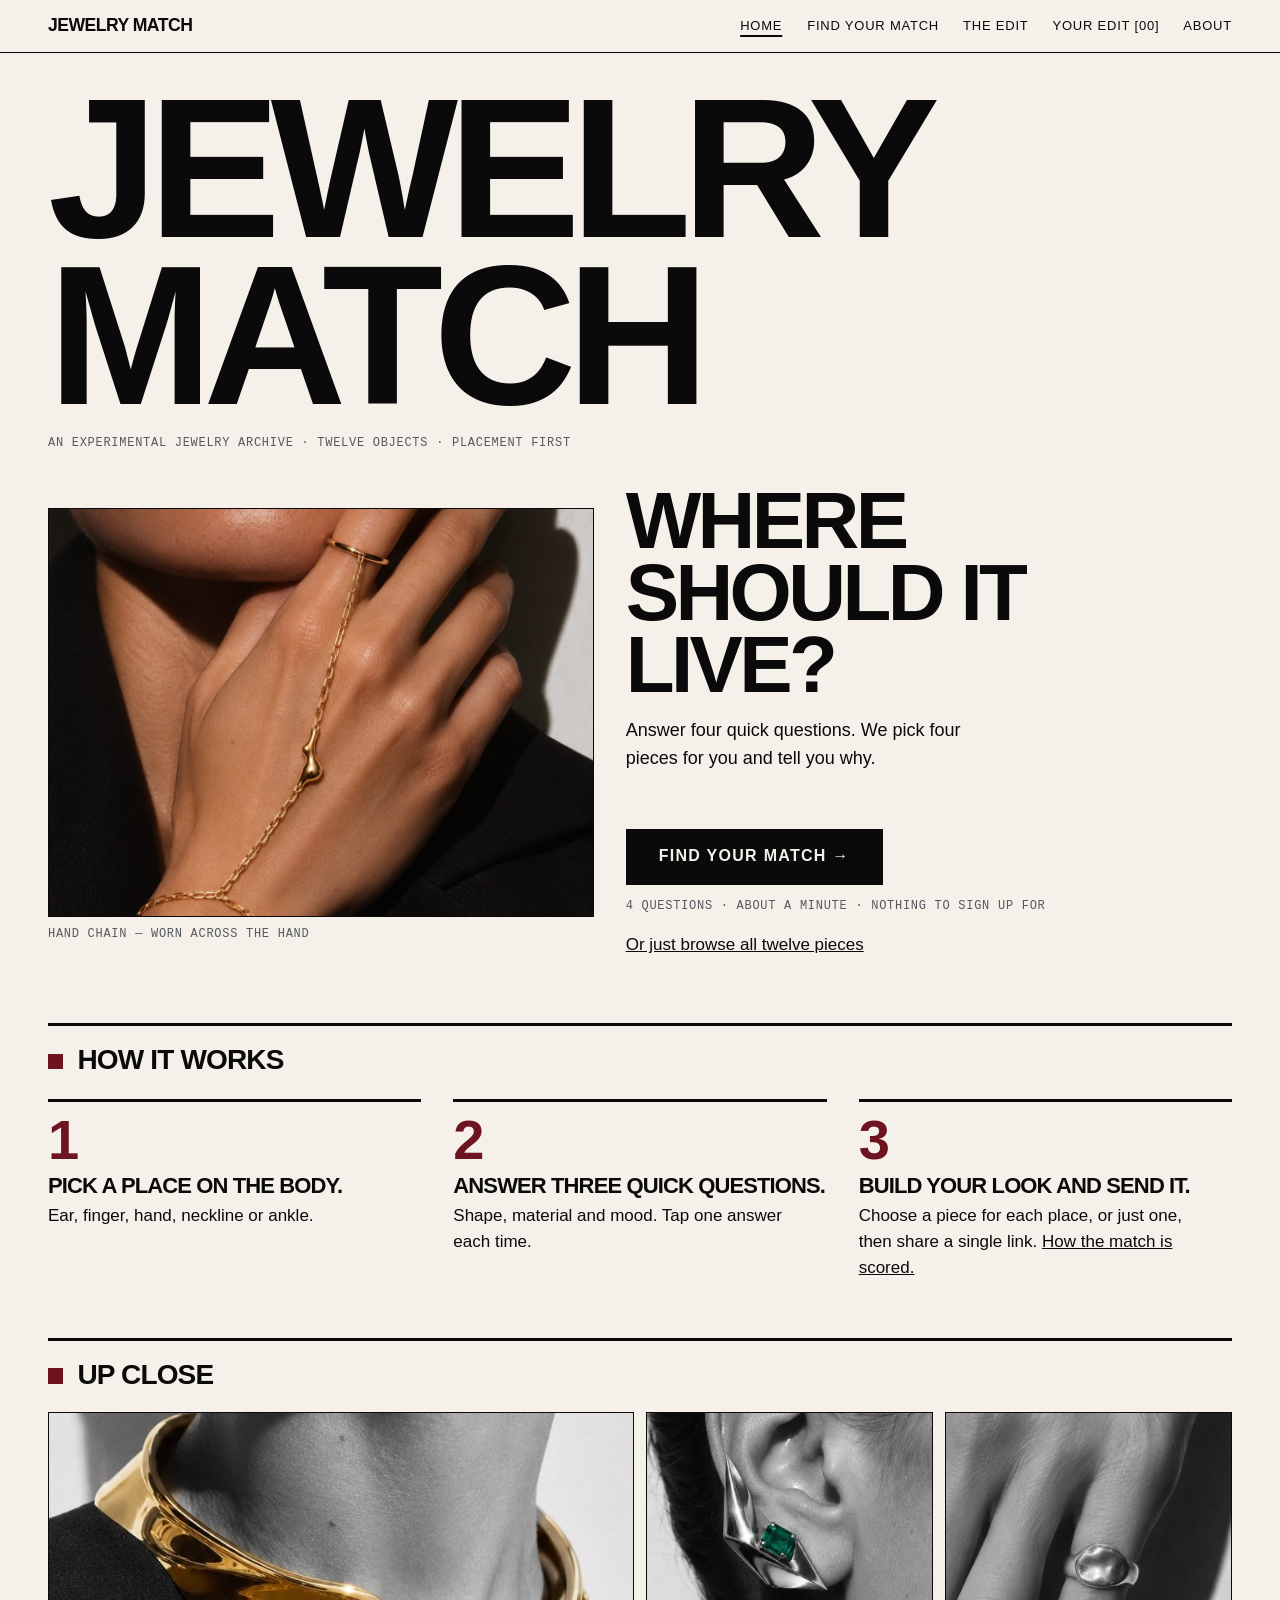
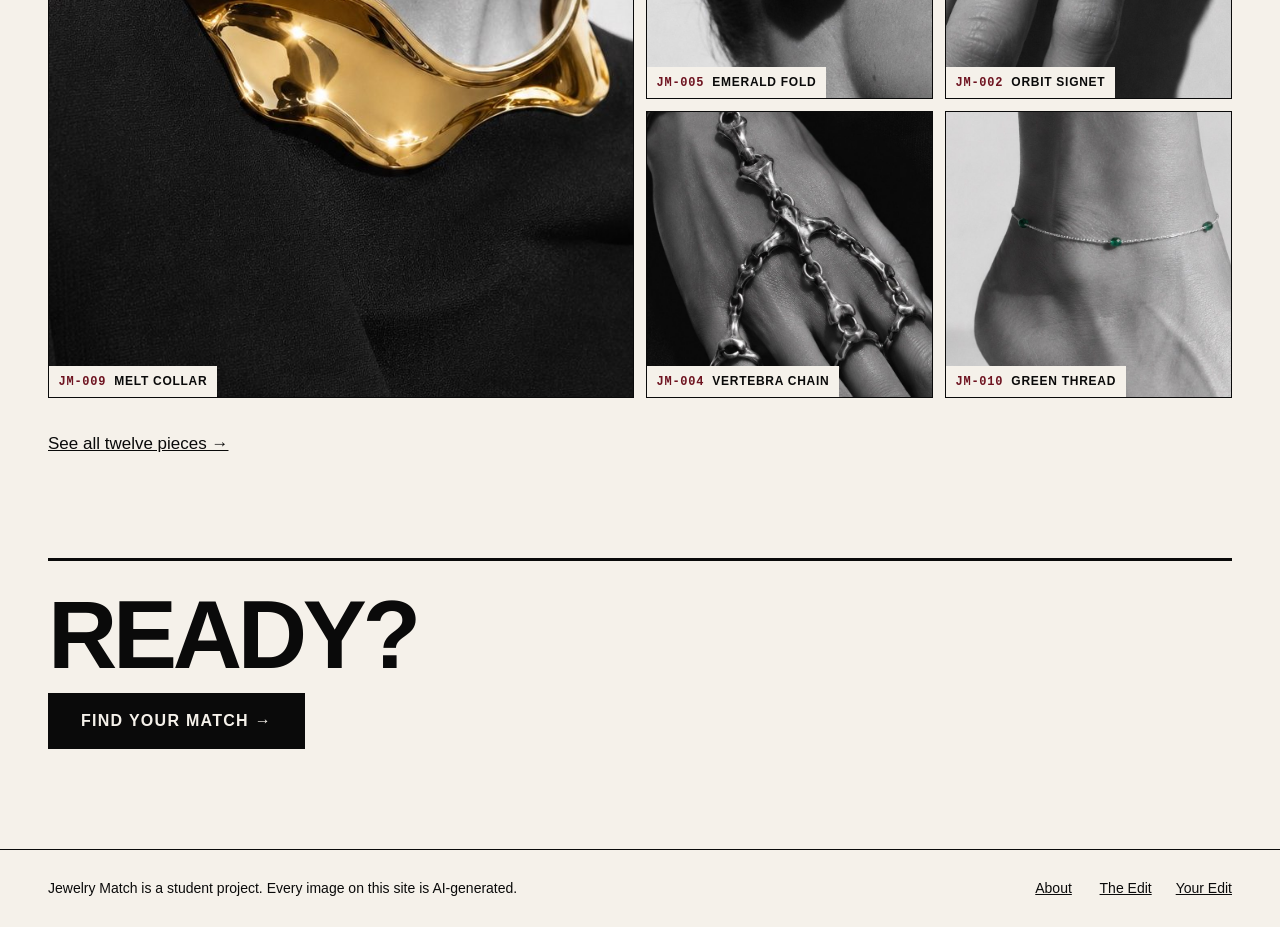
<file: index.html>
<!doctype html>
<!-- ==========================================================
     index.html  -  the Home page.
     Everything here is plain HTML, so it works without JavaScript.
     The page has one job: send people to the quiz. js/motion.js only
     adds a small slide-in as sections scroll into view.
     ========================================================== -->
<html lang="en">
<head>
  <meta charset="utf-8">
  <meta name="viewport" content="width=device-width, initial-scale=1">
  <title>Jewelry Match</title>
  <meta name="description" content="An experimental jewelry archive for finding pieces by where and how you want to wear them.">
  <script>document.documentElement.classList.add('js');</script>
  <link rel="stylesheet" href="css/tokens.css">
  <link rel="stylesheet" href="css/base.css">
  <link rel="stylesheet" href="css/components.css">
  <link rel="stylesheet" href="css/pages.css">
</head>
<body>
  <a class="skip-link" href="#main">Skip to main content</a>

  <header class="site-header">
    <div class="site-header__inner">
      <a class="brand" href="index.html">Jewelry Match</a>
      <button class="nav-toggle" type="button" aria-expanded="false" aria-controls="site-nav">Menu</button>
      <nav class="site-nav" id="site-nav" aria-label="Main">
        <ul>
          <li><a href="index.html" aria-current="page">Home</a></li>
          <li><a href="match.html">Find your match</a></li>
          <li><a href="archive.html">The Edit</a></li>
          <li><a href="saved.html">Your Edit [<span data-fav-count>00</span>]</a></li>
          <li><a href="about.html">About</a></li>
        </ul>
      </nav>
    </div>
  </header>

  <main id="main" class="page home">
    <h1 class="masthead"><span>Jewelry</span> <span>Match</span></h1>
    <p class="meta masthead__meta">An experimental jewelry archive &middot; twelve objects &middot; placement first</p>

    <section class="hero" aria-labelledby="hero-heading">
      <figure class="hero__figure">
        <img src="assets/images/lip-chain.jpg" width="1122" height="1402" fetchpriority="high"
             alt="Close crop of glossy red lips and a hand resting at the chin, wearing a fine gold chain that links a ring to a bracelet at the wrist, against a black jacket">
        <figcaption class="meta">Hand chain &mdash; worn across the hand</figcaption>
      </figure>

      <div class="hero__body">
        <div class="hero__top">
          <h2 class="hero__title" id="hero-heading">Where should it live?</h2>
          <p class="hero__lead">Answer four quick questions. We pick four pieces for you and tell you why.</p>
        </div>
        <div class="hero__bottom">
          <div class="hero__actions">
            <a class="btn btn--big" href="match.html">Find your match &rarr;</a>
          </div>
          <p class="meta hero__note">4 questions &middot; about a minute &middot; nothing to sign up for</p>
          <p class="hero__alt"><a href="archive.html">Or just browse all twelve pieces</a></p>
        </div>
      </div>
    </section>

    <section class="home-section" aria-labelledby="how-heading" data-reveal>
      <h2 class="section-title" id="how-heading">How it works</h2>
      <ol class="steps">
        <li class="steps__item">
          <h3 class="steps__title">Pick a place on the body.</h3>
          <p>Ear, finger, hand, neckline or ankle.</p>
        </li>
        <li class="steps__item">
          <h3 class="steps__title">Answer three quick questions.</h3>
          <p>Shape, material and mood. Tap one answer each time.</p>
        </li>
        <li class="steps__item">
          <h3 class="steps__title">Build your look and send it.</h3>
          <p>Choose a piece for each place, or just one, then share a single link. <a href="about.html#scoring">How the match is scored.</a></p>
        </li>
      </ol>
    </section>

    <section class="home-section" aria-labelledby="mosaic-heading" data-reveal>
      <h2 class="section-title" id="mosaic-heading">Up close</h2>
      <ul class="mosaic">
        <li class="mosaic__tile mosaic__tile--lead">
          <a href="object.html?id=melt-collar">
            <img src="assets/images/melt-collar.jpg" alt="" width="1122" height="1402" loading="lazy" style="--fx:57%;--fy:28%">
            <span class="mosaic__tag"><span class="mosaic__no">JM-009</span> Melt Collar</span>
          </a>
        </li>
        <li class="mosaic__tile">
          <a href="object.html?id=emerald-fold">
            <img src="assets/images/emerald-fold.jpg" alt="" width="1122" height="1402" loading="lazy" style="--fx:45%;--fy:45%">
            <span class="mosaic__tag"><span class="mosaic__no">JM-005</span> Emerald Fold</span>
          </a>
        </li>
        <li class="mosaic__tile">
          <a href="object.html?id=orbit-signet">
            <img src="assets/images/orbit-signet.jpg" alt="" width="1122" height="1402" loading="lazy" style="--fx:67%;--fy:53%">
            <span class="mosaic__tag"><span class="mosaic__no">JM-002</span> Orbit Signet</span>
          </a>
        </li>
        <li class="mosaic__tile">
          <a href="object.html?id=vertebra-chain">
            <img src="assets/images/vertebra-chain.jpg" alt="" width="1122" height="1402" loading="lazy" style="--fx:50%;--fy:45%">
            <span class="mosaic__tag"><span class="mosaic__no">JM-004</span> Vertebra Chain</span>
          </a>
        </li>
        <li class="mosaic__tile">
          <a href="object.html?id=green-thread">
            <img src="assets/images/green-thread.jpg" alt="" width="1122" height="1402" loading="lazy" style="--fx:50%;--fy:38%">
            <span class="mosaic__tag"><span class="mosaic__no">JM-010</span> Green Thread</span>
          </a>
        </li>
      </ul>
      <p class="home-more"><a href="archive.html">See all twelve pieces &rarr;</a></p>
    </section>

    <section class="home-end" aria-labelledby="end-heading" data-reveal>
      <h2 class="home-end__title" id="end-heading">Ready?</h2>
      <a class="btn btn--big" href="match.html">Find your match &rarr;</a>
    </section>
  </main>

  <footer class="site-footer">
    <div class="site-footer__inner">
      <p>Jewelry Match is a student project. Every image on this site is AI-generated.</p>
      <ul>
        <li><a href="about.html">About</a></li>
        <li><a href="archive.html">The Edit</a></li>
        <li><a href="saved.html">Your Edit</a></li>
      </ul>
    </div>
  </footer>

  <div id="live" class="vh" role="status" aria-live="polite"></div>

  <script src="js/data.js"></script>
  <script src="js/match.js"></script>
  <script src="js/storage.js"></script>
  <script src="js/ui.js"></script>
  <script src="js/motion.js"></script>
</body>
</html>
</file>
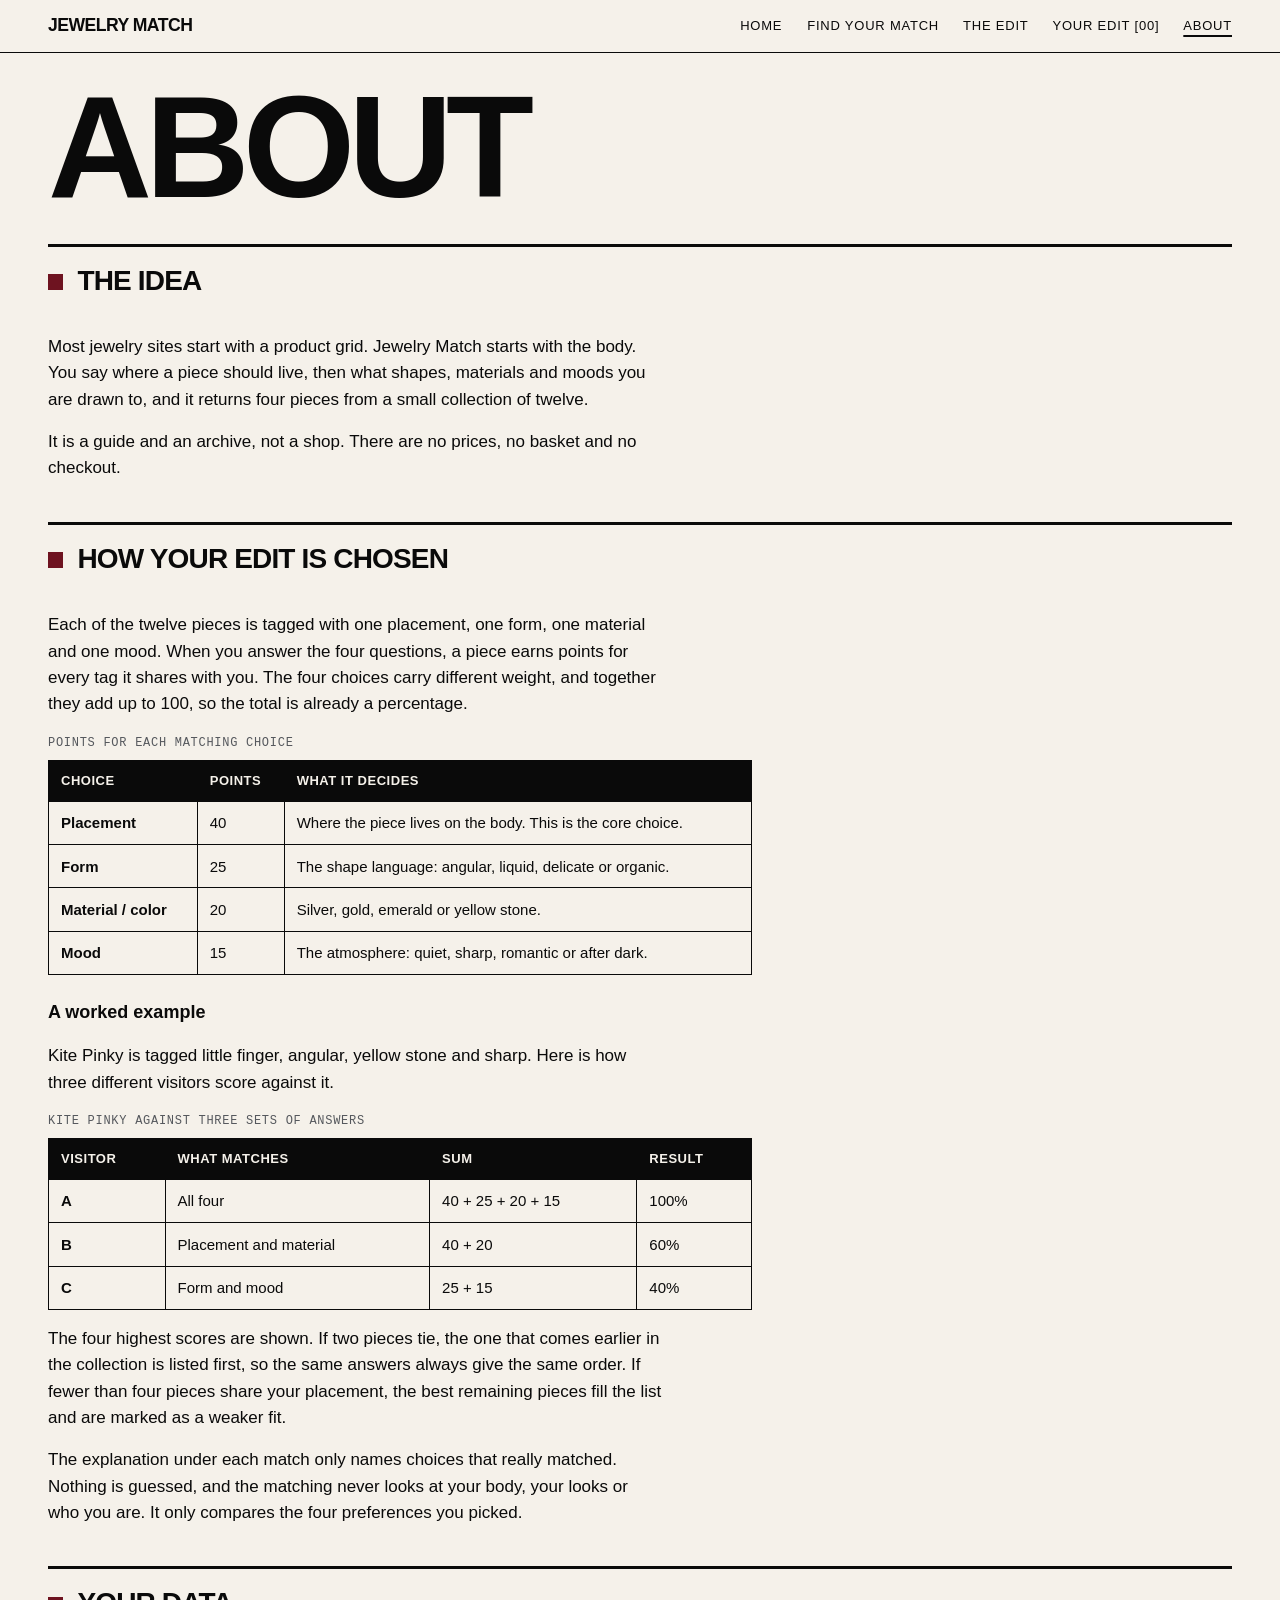
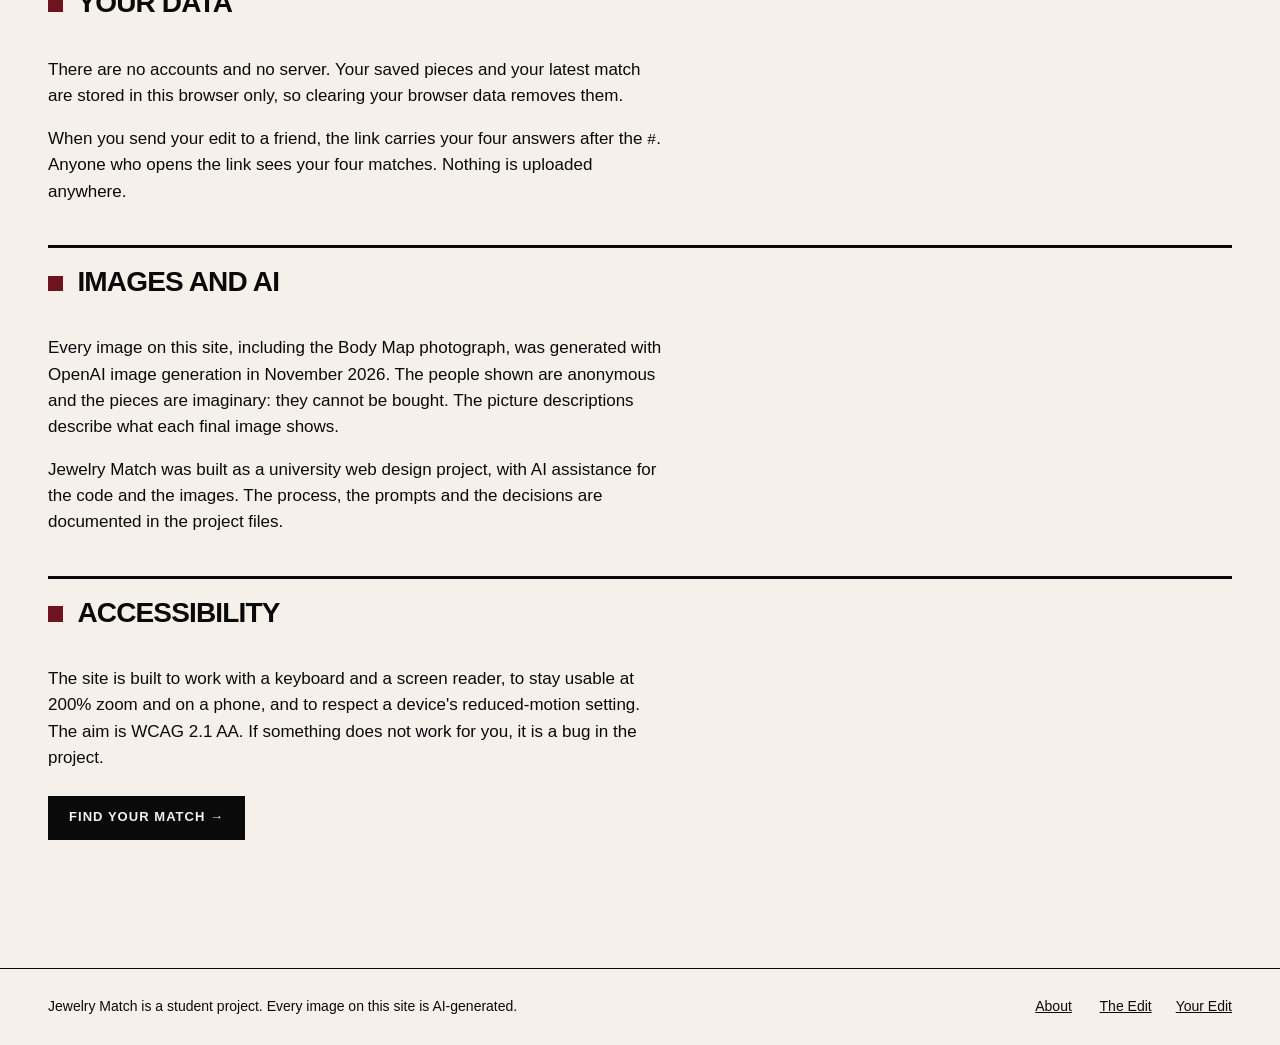
<file: about.html>
<!doctype html>
<!-- ==========================================================
     about.html  -  the concept, how the scoring works, where the
     data lives, and how the images were made. All plain HTML:
     nothing on this page depends on JavaScript.
     ========================================================== -->
<html lang="en">
<head>
  <meta charset="utf-8">
  <meta name="viewport" content="width=device-width, initial-scale=1">
  <title>About — Jewelry Match</title>
  <meta name="description" content="The idea behind Jewelry Match, how the matching works, and how the images were made.">
  <script>document.documentElement.classList.add('js');</script>
  <link rel="stylesheet" href="css/tokens.css">
  <link rel="stylesheet" href="css/base.css">
  <link rel="stylesheet" href="css/components.css">
  <link rel="stylesheet" href="css/pages.css">
</head>
<body>
  <a class="skip-link" href="#main">Skip to main content</a>

  <header class="site-header">
    <div class="site-header__inner">
      <a class="brand" href="index.html">Jewelry Match</a>
      <button class="nav-toggle" type="button" aria-expanded="false" aria-controls="site-nav">Menu</button>
      <nav class="site-nav" id="site-nav" aria-label="Main">
        <ul>
          <li><a href="index.html">Home</a></li>
          <li><a href="match.html">Find your match</a></li>
          <li><a href="archive.html">The Edit</a></li>
          <li><a href="saved.html">Your Edit [<span data-fav-count>00</span>]</a></li>
          <li><a href="about.html" aria-current="page">About</a></li>
        </ul>
      </nav>
    </div>
  </header>

  <main id="main" class="page simple-page">
    <h1 class="step-title">About</h1>

    <div class="prose">
      <section aria-labelledby="idea-heading">
        <h2 class="section-title" id="idea-heading">The idea</h2>
        <p>Most jewelry sites start with a product grid. Jewelry Match starts with the body. You say where a piece should live, then what shapes, materials and moods you are drawn to, and it returns four pieces from a small collection of twelve.</p>
        <p>It is a guide and an archive, not a shop. There are no prices, no basket and no checkout.</p>
      </section>

      <section aria-labelledby="scoring">
        <h2 class="section-title" id="scoring">How your edit is chosen</h2>
        <p>Each of the twelve pieces is tagged with one placement, one form, one material and one mood. When you answer the four questions, a piece earns points for every tag it shares with you. The four choices carry different weight, and together they add up to 100, so the total is already a percentage.</p>

        <div class="table-wrap">
          <table class="score-table">
            <caption>Points for each matching choice</caption>
            <thead>
              <tr><th scope="col">Choice</th><th scope="col">Points</th><th scope="col">What it decides</th></tr>
            </thead>
            <tbody>
              <tr><th scope="row">Placement</th><td>40</td><td>Where the piece lives on the body. This is the core choice.</td></tr>
              <tr><th scope="row">Form</th><td>25</td><td>The shape language: angular, liquid, delicate or organic.</td></tr>
              <tr><th scope="row">Material / color</th><td>20</td><td>Silver, gold, emerald or yellow stone.</td></tr>
              <tr><th scope="row">Mood</th><td>15</td><td>The atmosphere: quiet, sharp, romantic or after dark.</td></tr>
            </tbody>
          </table>
        </div>

        <h3 class="prose__sub">A worked example</h3>
        <p>Kite Pinky is tagged little finger, angular, yellow stone and sharp. Here is how three different visitors score against it.</p>

        <div class="table-wrap">
          <table class="score-table">
            <caption>Kite Pinky against three sets of answers</caption>
            <thead>
              <tr><th scope="col">Visitor</th><th scope="col">What matches</th><th scope="col">Sum</th><th scope="col">Result</th></tr>
            </thead>
            <tbody>
              <tr><th scope="row">A</th><td>All four</td><td>40 + 25 + 20 + 15</td><td>100%</td></tr>
              <tr><th scope="row">B</th><td>Placement and material</td><td>40 + 20</td><td>60%</td></tr>
              <tr><th scope="row">C</th><td>Form and mood</td><td>25 + 15</td><td>40%</td></tr>
            </tbody>
          </table>
        </div>

        <p>The four highest scores are shown. If two pieces tie, the one that comes earlier in the collection is listed first, so the same answers always give the same order. If fewer than four pieces share your placement, the best remaining pieces fill the list and are marked as a weaker fit.</p>
        <p>The explanation under each match only names choices that really matched. Nothing is guessed, and the matching never looks at your body, your looks or who you are. It only compares the four preferences you picked.</p>
      </section>

      <section aria-labelledby="data-heading">
        <h2 class="section-title" id="data-heading">Your data</h2>
        <p>There are no accounts and no server. Your saved pieces and your latest match are stored in this browser only, so clearing your browser data removes them.</p>
        <p>When you send your edit to a friend, the link carries your four answers after the <code>#</code>. Anyone who opens the link sees your four matches. Nothing is uploaded anywhere.</p>
      </section>

      <section aria-labelledby="images-heading">
        <h2 class="section-title" id="images-heading">Images and AI</h2>
        <p>Every image on this site, including the Body Map photograph, was generated with OpenAI image generation in November 2026. The people shown are anonymous and the pieces are imaginary: they cannot be bought. The picture descriptions describe what each final image shows.</p>
        <p>Jewelry Match was built as a university web design project, with AI assistance for the code and the images. The process, the prompts and the decisions are documented in the project files.</p>
      </section>

      <section aria-labelledby="access-heading">
        <h2 class="section-title" id="access-heading">Accessibility</h2>
        <p>The site is built to work with a keyboard and a screen reader, to stay usable at 200% zoom and on a phone, and to respect a device's reduced-motion setting. The aim is WCAG 2.1 AA. If something does not work for you, it is a bug in the project.</p>
      </section>
    </div>

    <p class="home-more"><a class="btn" href="match.html">Find your match &rarr;</a></p>
  </main>

  <footer class="site-footer">
    <div class="site-footer__inner">
      <p>Jewelry Match is a student project. Every image on this site is AI-generated.</p>
      <ul>
        <li><a href="about.html">About</a></li>
        <li><a href="archive.html">The Edit</a></li>
        <li><a href="saved.html">Your Edit</a></li>
      </ul>
    </div>
  </footer>

  <div id="live" class="vh" role="status" aria-live="polite"></div>

  <script src="js/data.js"></script>
  <script src="js/match.js"></script>
  <script src="js/storage.js"></script>
  <script src="js/ui.js"></script>
</body>
</html>
</file>
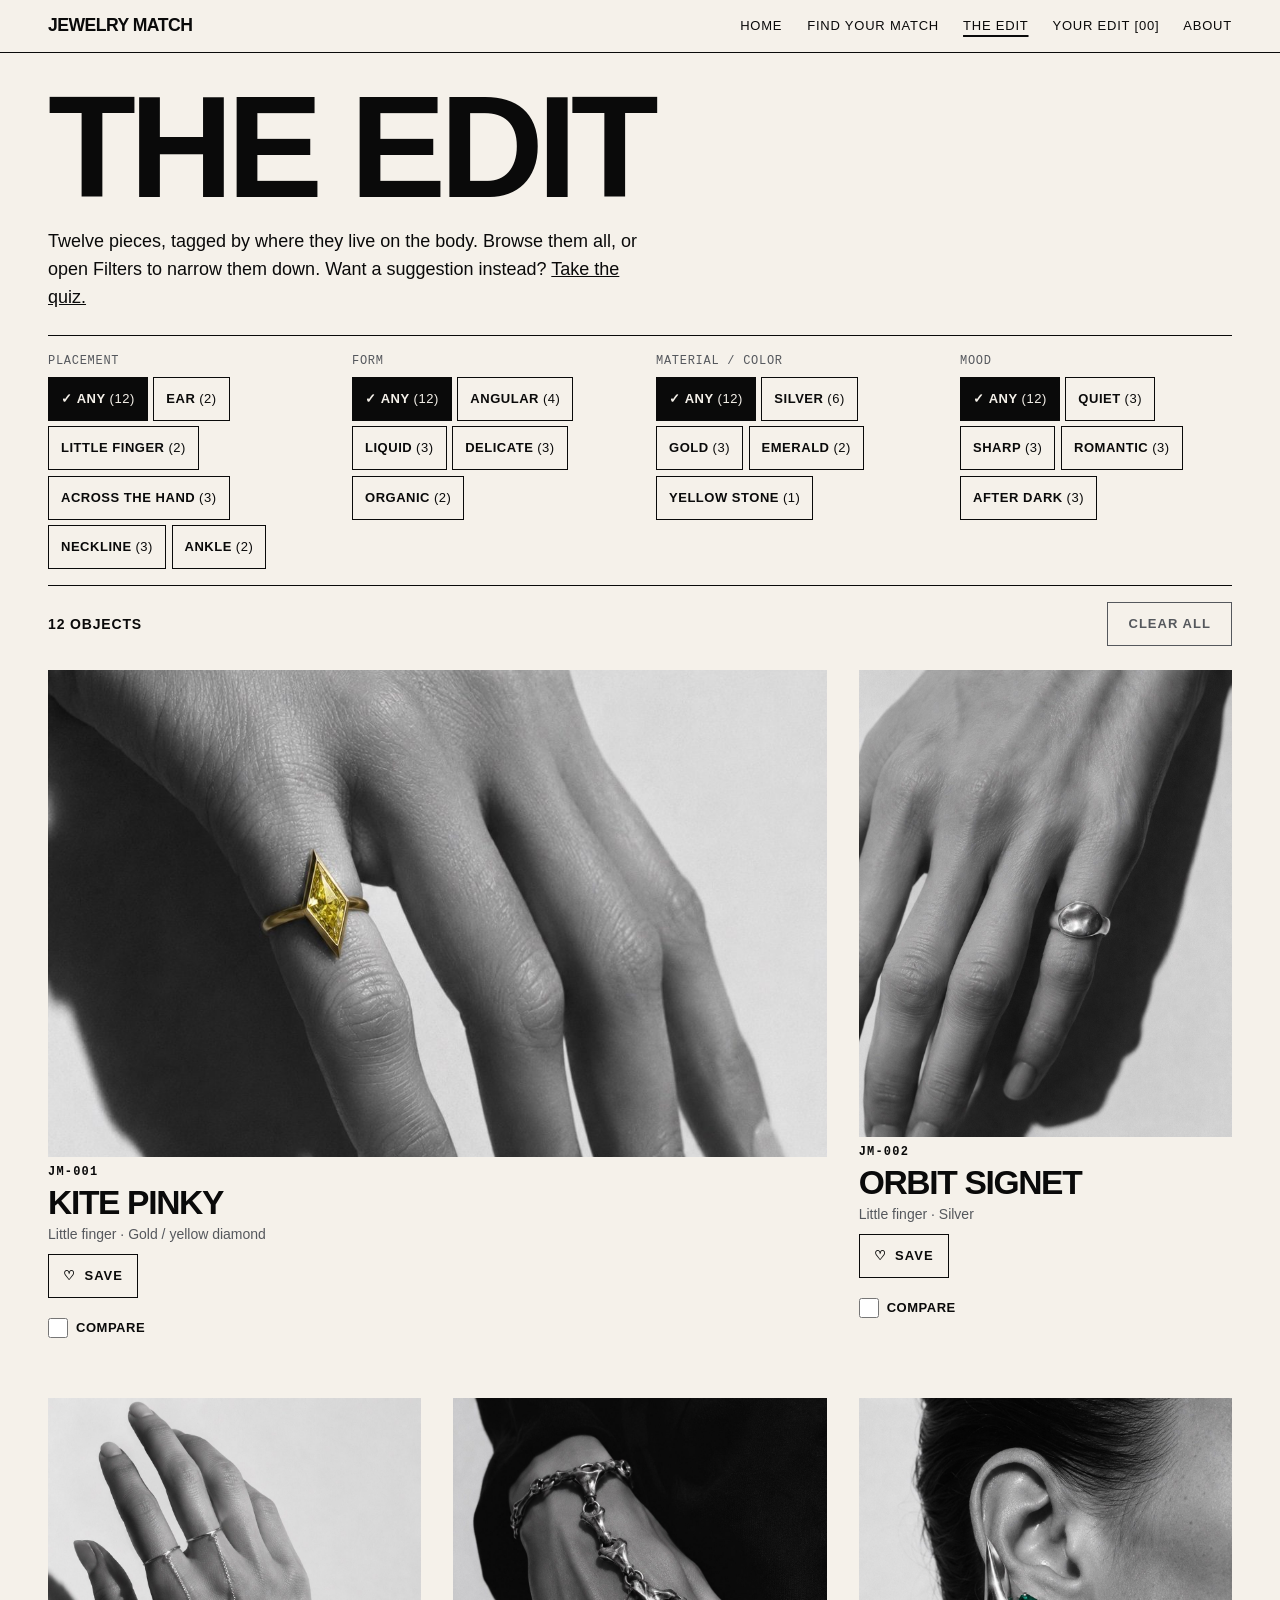
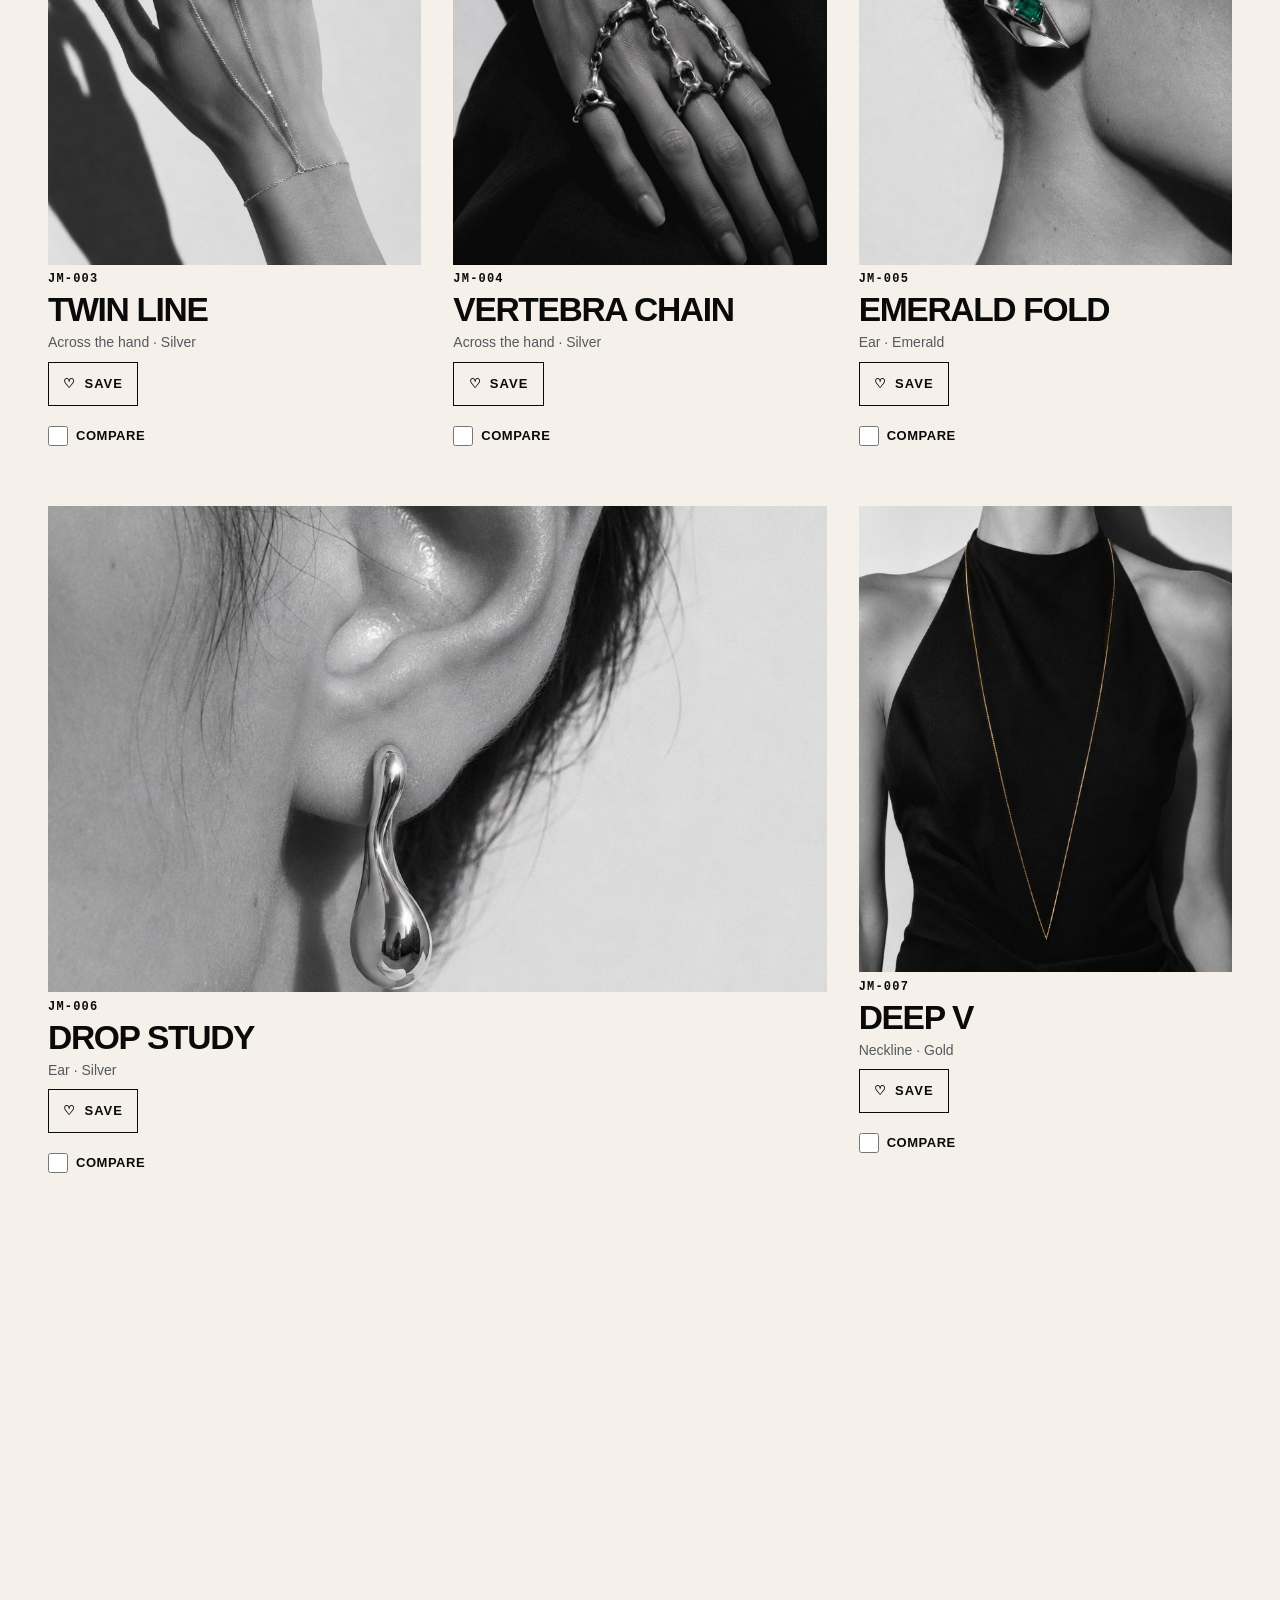
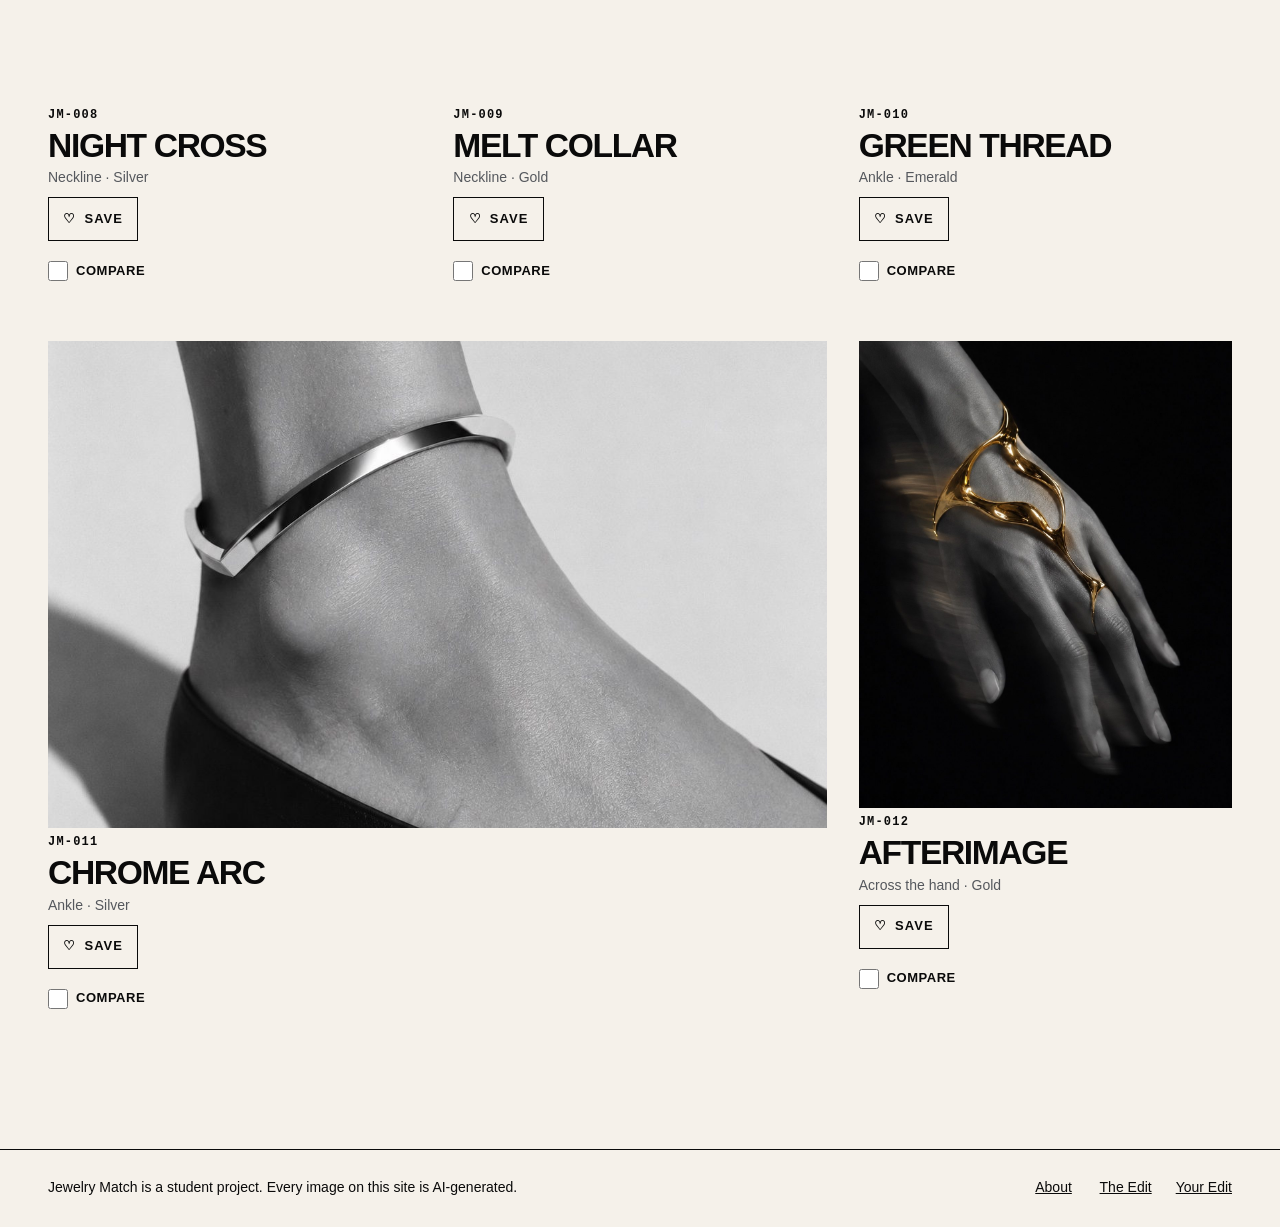
<file: archive.html>
<!doctype html>
<!-- ==========================================================
     archive.html  -  "The Edit": all 12 objects with filters.
     The filter chips and the cards are built by js/archive.js
     from the shared data in js/data.js.
     ========================================================== -->
<html lang="en">
<head>
  <meta charset="utf-8">
  <meta name="viewport" content="width=device-width, initial-scale=1">
  <title>The Edit — Jewelry Match</title>
  <meta name="description" content="Browse all twelve pieces and filter by placement, form, material and mood.">
  <script>document.documentElement.classList.add('js');</script>
  <link rel="stylesheet" href="css/tokens.css">
  <link rel="stylesheet" href="css/base.css">
  <link rel="stylesheet" href="css/components.css">
  <link rel="stylesheet" href="css/pages.css">
</head>
<body>
  <a class="skip-link" href="#main">Skip to main content</a>

  <header class="site-header">
    <div class="site-header__inner">
      <a class="brand" href="index.html">Jewelry Match</a>
      <button class="nav-toggle" type="button" aria-expanded="false" aria-controls="site-nav">Menu</button>
      <nav class="site-nav" id="site-nav" aria-label="Main">
        <ul>
          <li><a href="index.html">Home</a></li>
          <li><a href="match.html">Find your match</a></li>
          <li><a href="archive.html" aria-current="page">The Edit</a></li>
          <li><a href="saved.html">Your Edit [<span data-fav-count>00</span>]</a></li>
          <li><a href="about.html">About</a></li>
        </ul>
      </nav>
    </div>
  </header>

  <main id="main" class="page simple-page">
    <h1 class="step-title">The Edit</h1>
    <p class="page-intro">Twelve pieces, tagged by where they live on the body. Browse them all, or open Filters to narrow them down. Want a suggestion instead? <a href="match.html">Take the quiz.</a></p>

    <details class="filters-panel" id="filters-panel">
      <summary class="filters-panel__summary">Filters <span id="filters-state" class="filters-panel__state">none chosen</span></summary>
      <form class="filters" id="filters" aria-label="Filter the collection" onsubmit="return false">
        <!-- The four filter groups are built by js/archive.js -->
      </form>
    </details>

    <div class="toolbar">
      <p class="count" id="count" role="status"></p>
      <button class="btn btn--ghost" type="button" id="clear-all" aria-disabled="true">Clear all</button>
    </div>

    <!-- Compare mode (built by js/archive.js): a panel with the table, and a bar at the bottom -->
    <section class="compare" id="compare-panel" aria-labelledby="compare-heading" hidden></section>

    <div id="empty"></div>
    <div class="object-grid" id="object-grid">
      <noscript><p class="notice">The filters need JavaScript. Try the <a href="match.html">match quiz</a> instead.</p></noscript>
    </div>
  </main>

  <div class="compare-bar" id="compare-bar" role="region" aria-label="Pieces to compare" hidden></div>

  <footer class="site-footer">
    <div class="site-footer__inner">
      <p>Jewelry Match is a student project. Every image on this site is AI-generated.</p>
      <ul>
        <li><a href="about.html">About</a></li>
        <li><a href="archive.html">The Edit</a></li>
        <li><a href="saved.html">Your Edit</a></li>
      </ul>
    </div>
  </footer>

  <div id="live" class="vh" role="status" aria-live="polite"></div>

  <script src="js/data.js"></script>
  <script src="js/match.js"></script>
  <script src="js/storage.js"></script>
  <script src="js/ui.js"></script>
  <script src="js/archive.js"></script>
</body>
</html>
</file>
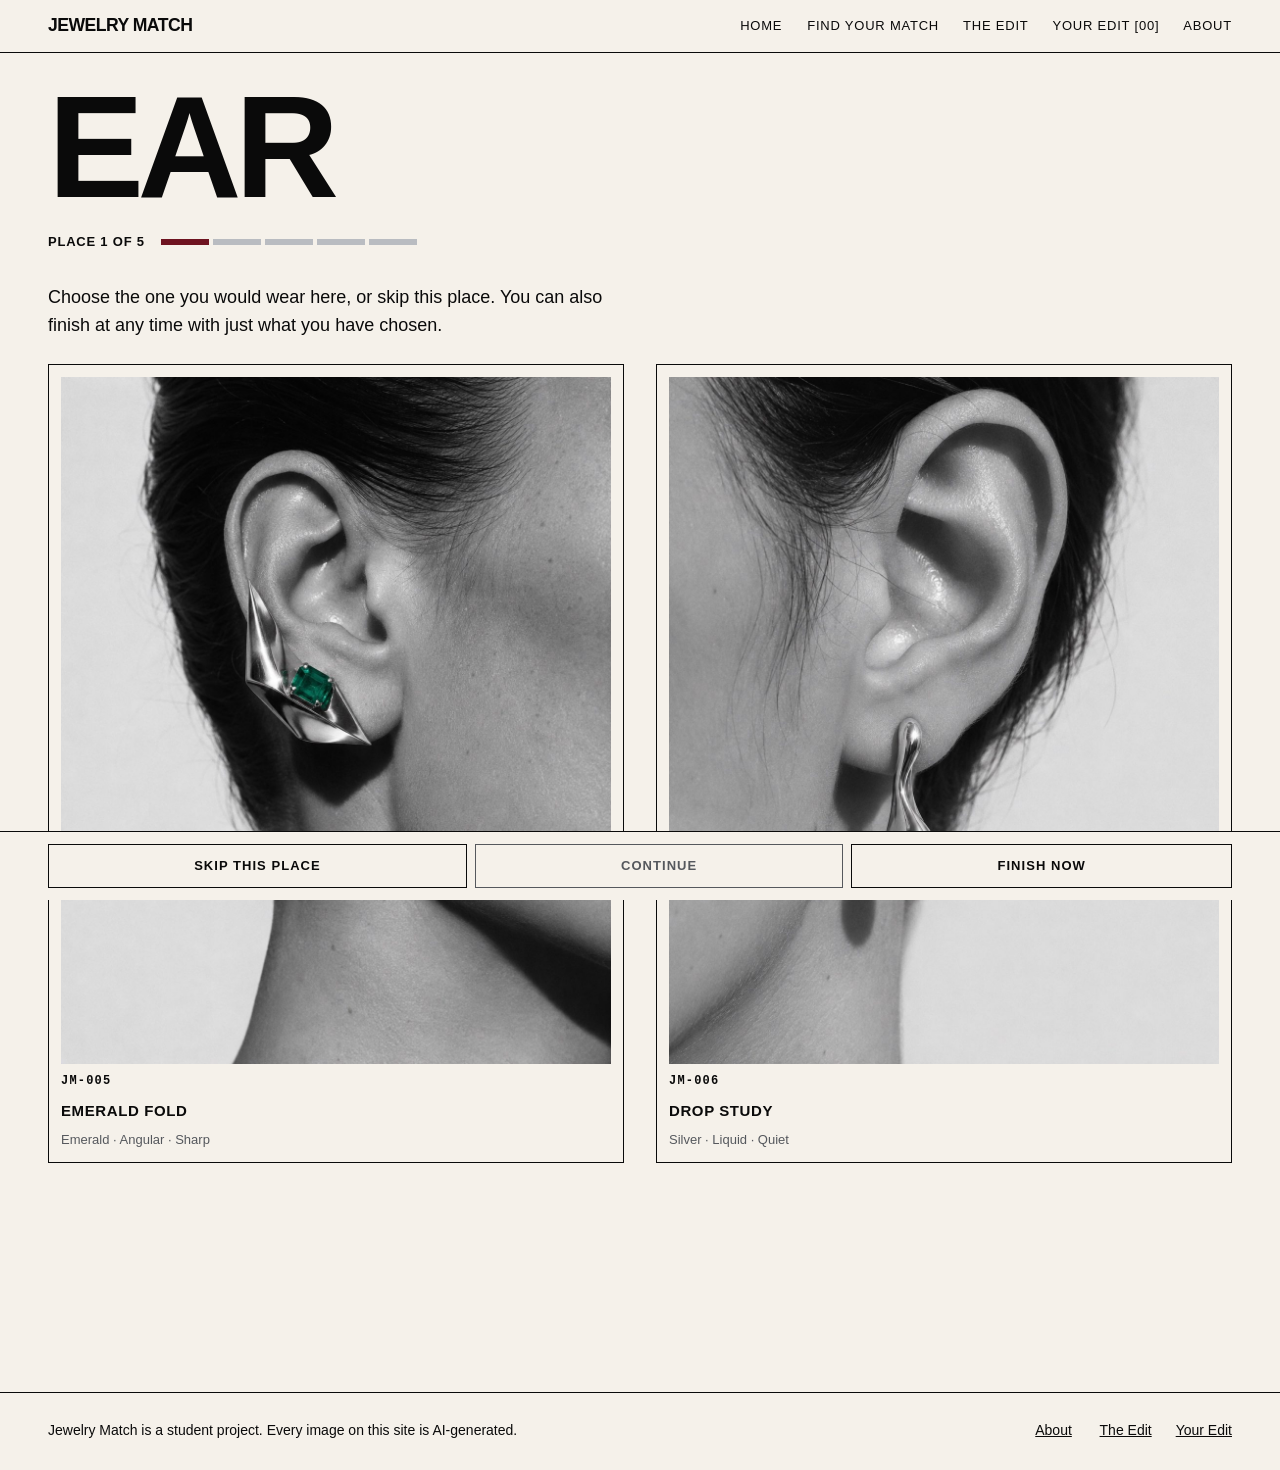
<file: look.html>
<!doctype html>
<!-- ==========================================================
     look.html  -  "Build your look": a guided walk through the five
     places on the body, one screen each, with Continue / Back / Skip.
     This file is only the skeleton. js/look.js draws every screen.
     The address ends in #ear, #neckline, ... #done, so the browser's
     own Back button and a page reload both stay on the right screen.
     ========================================================== -->
<html lang="en">
<head>
  <meta charset="utf-8">
  <meta name="viewport" content="width=device-width, initial-scale=1">
  <title>Build your look — Jewelry Match</title>
  <meta name="description" content="Choose one piece for each place on the body, step by step, and see your complete look.">
  <script>document.documentElement.classList.add('js');</script>
  <link rel="stylesheet" href="css/tokens.css">
  <link rel="stylesheet" href="css/base.css">
  <link rel="stylesheet" href="css/components.css">
  <link rel="stylesheet" href="css/pages.css">
</head>
<body>
  <a class="skip-link" href="#main">Skip to main content</a>

  <header class="site-header">
    <div class="site-header__inner">
      <a class="brand" href="index.html">Jewelry Match</a>
      <button class="nav-toggle" type="button" aria-expanded="false" aria-controls="site-nav">Menu</button>
      <nav class="site-nav" id="site-nav" aria-label="Main">
        <ul>
          <li><a href="index.html">Home</a></li>
          <li><a href="match.html">Find your match</a></li>
          <li><a href="archive.html">The Edit</a></li>
          <li><a href="saved.html">Your Edit [<span data-fav-count>00</span>]</a></li>
          <li><a href="about.html">About</a></li>
        </ul>
      </nav>
    </div>
  </header>

  <main id="main" class="page match look-flow">
    <h1 class="step-title" id="step-title" tabindex="-1">Build your look</h1>
    <div class="progress" id="progress"></div>

    <div id="look-root">
      <noscript>
        <p class="notice">Building a look needs JavaScript. You can still
          <a href="archive.html">browse the full edit</a>.</p>
      </noscript>
    </div>
  </main>

  <footer class="site-footer">
    <div class="site-footer__inner">
      <p>Jewelry Match is a student project. Every image on this site is AI-generated.</p>
      <ul>
        <li><a href="about.html">About</a></li>
        <li><a href="archive.html">The Edit</a></li>
        <li><a href="saved.html">Your Edit</a></li>
      </ul>
    </div>
  </footer>

  <div id="live" class="vh" role="status" aria-live="polite"></div>

  <script src="js/data.js"></script>
  <script src="js/match.js"></script>
  <script src="js/storage.js"></script>
  <script src="js/ui.js"></script>
  <script src="js/look.js"></script>
</body>
</html>
</file>
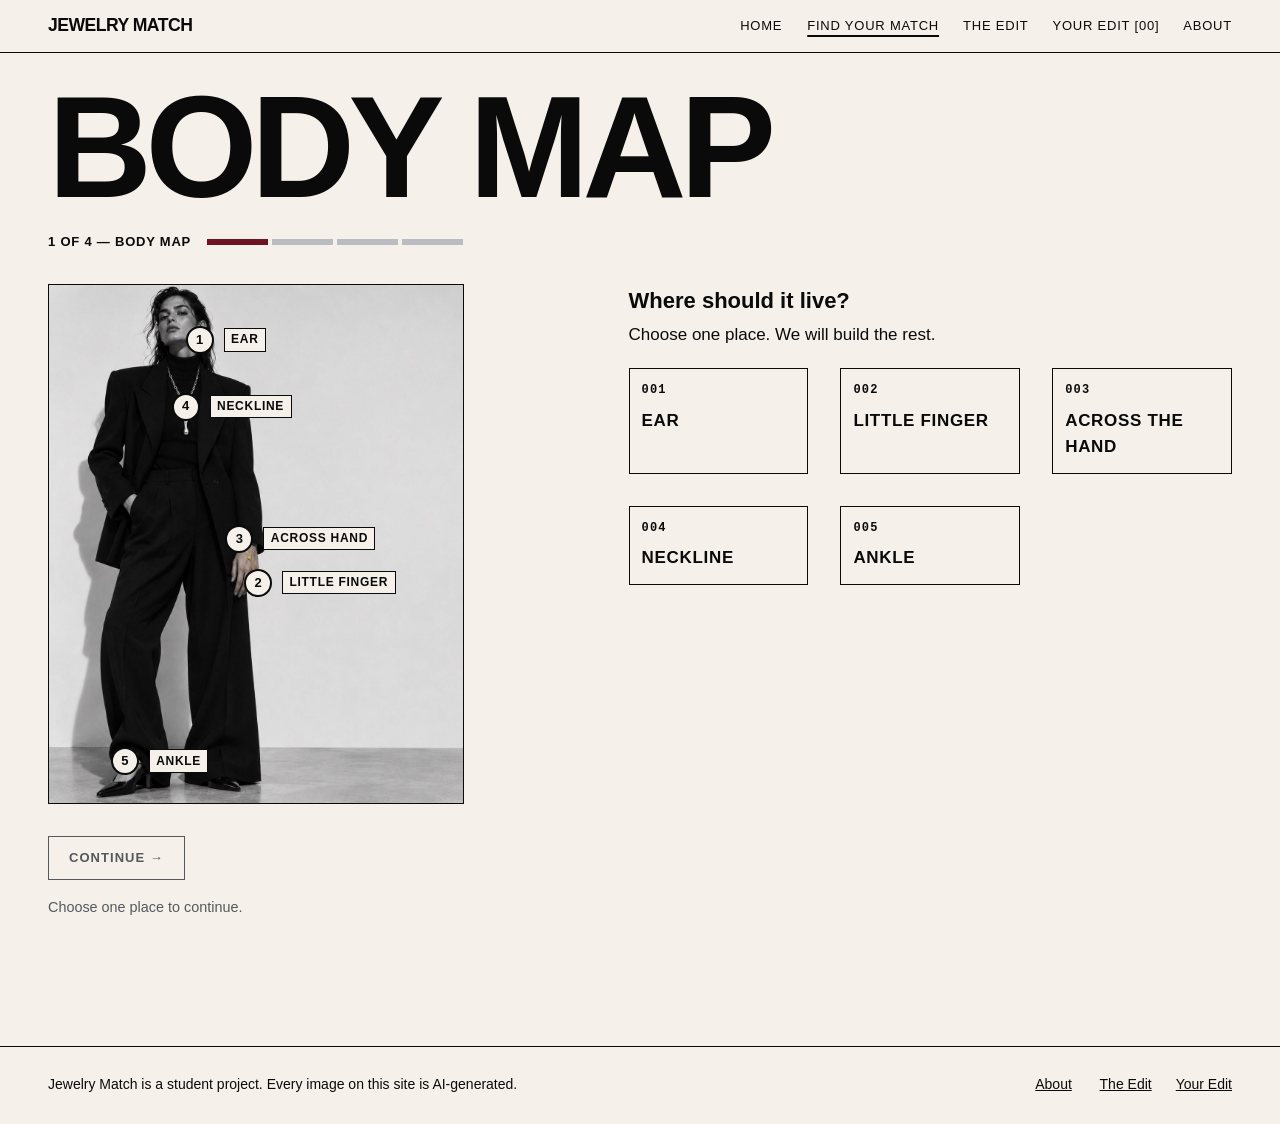
<file: match.html>
<!doctype html>
<!-- ==========================================================
     match.html  -  the Find Your Match page
     This file is only the SKELETON. The questions and results are
     built by js/quiz.js and placed inside <div id="quiz-root">.
     ========================================================== -->
<html lang="en">
<head>
  <meta charset="utf-8">
  <meta name="viewport" content="width=device-width, initial-scale=1">
  <title>Find your match — Jewelry Match</title>
  <meta name="description" content="Tell us where the piece should live and what you are drawn to. We return a small, explainable edit.">

  <!-- Adds class "js" so CSS knows JavaScript is working. -->
  <script>document.documentElement.classList.add('js');</script>

  <!-- Order matters: tokens first, because the other files use them. -->
  <link rel="stylesheet" href="css/tokens.css">
  <link rel="stylesheet" href="css/base.css">
  <link rel="stylesheet" href="css/components.css">
  <link rel="stylesheet" href="css/pages.css">
</head>
<body>
  <a class="skip-link" href="#main">Skip to main content</a>

  <header class="site-header">
    <div class="site-header__inner">
      <a class="brand" href="index.html">Jewelry Match</a>

      <button class="nav-toggle" type="button" aria-expanded="false" aria-controls="site-nav">Menu</button>

      <nav class="site-nav" id="site-nav" aria-label="Main">
        <ul>
          <li><a href="index.html">Home</a></li>
          <li><a href="match.html" aria-current="page">Find your match</a></li>
          <li><a href="archive.html">The Edit</a></li>
          <li><a href="saved.html">Your Edit [<span data-fav-count>00</span>]</a></li>
          <li><a href="about.html">About</a></li>
        </ul>
      </nav>
    </div>
  </header>

  <main id="main" class="page match">
    <!-- The one and only h1. quiz.js changes its words for each step. -->
    <h1 class="step-title" id="step-title" tabindex="-1">Body map</h1>

    <div class="progress" id="progress"></div>

    <div id="quiz-root">
      <noscript>
        <p class="notice">The match quiz needs JavaScript. You can still
          <a href="archive.html">browse the full edit</a>.</p>
      </noscript>
    </div>
  </main>

  <footer class="site-footer">
    <div class="site-footer__inner">
      <p>Jewelry Match is a student project. Every image on this site is AI-generated.</p>
      <ul>
        <li><a href="about.html">About</a></li>
        <li><a href="archive.html">The Edit</a></li>
        <li><a href="saved.html">Your Edit</a></li>
      </ul>
    </div>
  </footer>

  <!-- Screen-reader announcements (for Save confirmations) -->
  <div id="live" class="vh" role="status" aria-live="polite"></div>

  <!-- Order matters: data -> scoring -> storage -> helpers -> this page. -->
  <script src="js/data.js"></script>
  <script src="js/match.js"></script>
  <script src="js/storage.js"></script>
  <script src="js/ui.js"></script>
  <script src="js/quiz.js"></script>
</body>
</html>
</file>
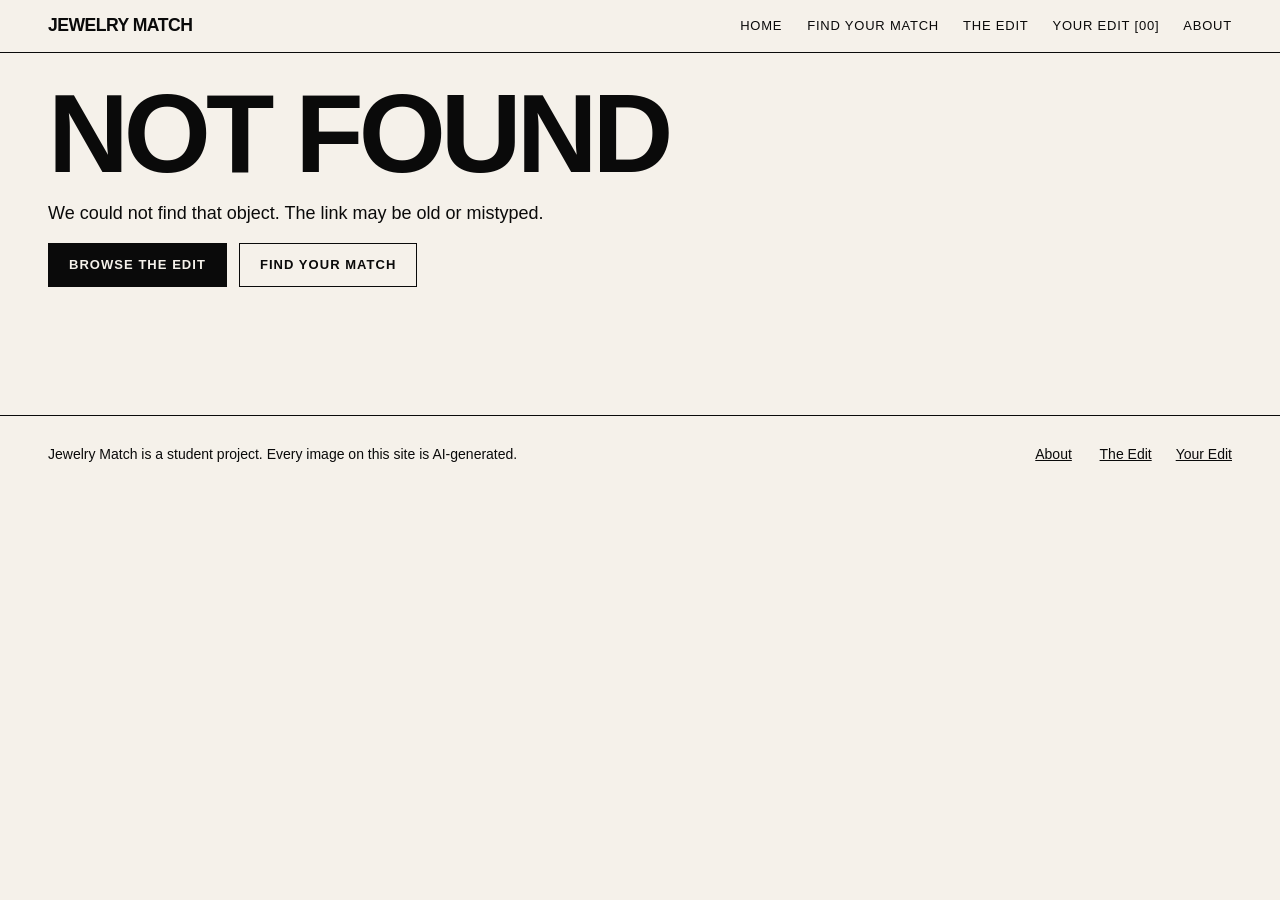
<file: object.html>
<!doctype html>
<!-- ==========================================================
     object.html  -  ONE reusable template for all 12 pieces.
     The address decides which piece is shown, e.g.
     object.html?id=kite-pinky. js/object.js reads the id and
     builds the page from js/data.js. No content is copied here.
     ========================================================== -->
<html lang="en">
<head>
  <meta charset="utf-8">
  <meta name="viewport" content="width=device-width, initial-scale=1">
  <title>Object — Jewelry Match</title>
  <script>document.documentElement.classList.add('js');</script>
  <link rel="stylesheet" href="css/tokens.css">
  <link rel="stylesheet" href="css/base.css">
  <link rel="stylesheet" href="css/components.css">
  <link rel="stylesheet" href="css/pages.css">
</head>
<body>
  <a class="skip-link" href="#main">Skip to main content</a>

  <header class="site-header">
    <div class="site-header__inner">
      <a class="brand" href="index.html">Jewelry Match</a>
      <button class="nav-toggle" type="button" aria-expanded="false" aria-controls="site-nav">Menu</button>
      <nav class="site-nav" id="site-nav" aria-label="Main">
        <ul>
          <li><a href="index.html">Home</a></li>
          <li><a href="match.html">Find your match</a></li>
          <li><a href="archive.html">The Edit</a></li>
          <li><a href="saved.html">Your Edit [<span data-fav-count>00</span>]</a></li>
          <li><a href="about.html">About</a></li>
        </ul>
      </nav>
    </div>
  </header>

  <main id="main" class="page simple-page">
    <div id="object-root">
      <noscript><p class="notice">This page needs JavaScript. <a href="archive.html">Back to The Edit</a>.</p></noscript>
    </div>
  </main>

  <footer class="site-footer">
    <div class="site-footer__inner">
      <p>Jewelry Match is a student project. Every image on this site is AI-generated.</p>
      <ul>
        <li><a href="about.html">About</a></li>
        <li><a href="archive.html">The Edit</a></li>
        <li><a href="saved.html">Your Edit</a></li>
      </ul>
    </div>
  </footer>

  <div id="live" class="vh" role="status" aria-live="polite"></div>

  <script src="js/data.js"></script>
  <script src="js/match.js"></script>
  <script src="js/storage.js"></script>
  <script src="js/ui.js"></script>
  <script src="js/object.js"></script>
</body>
</html>
</file>
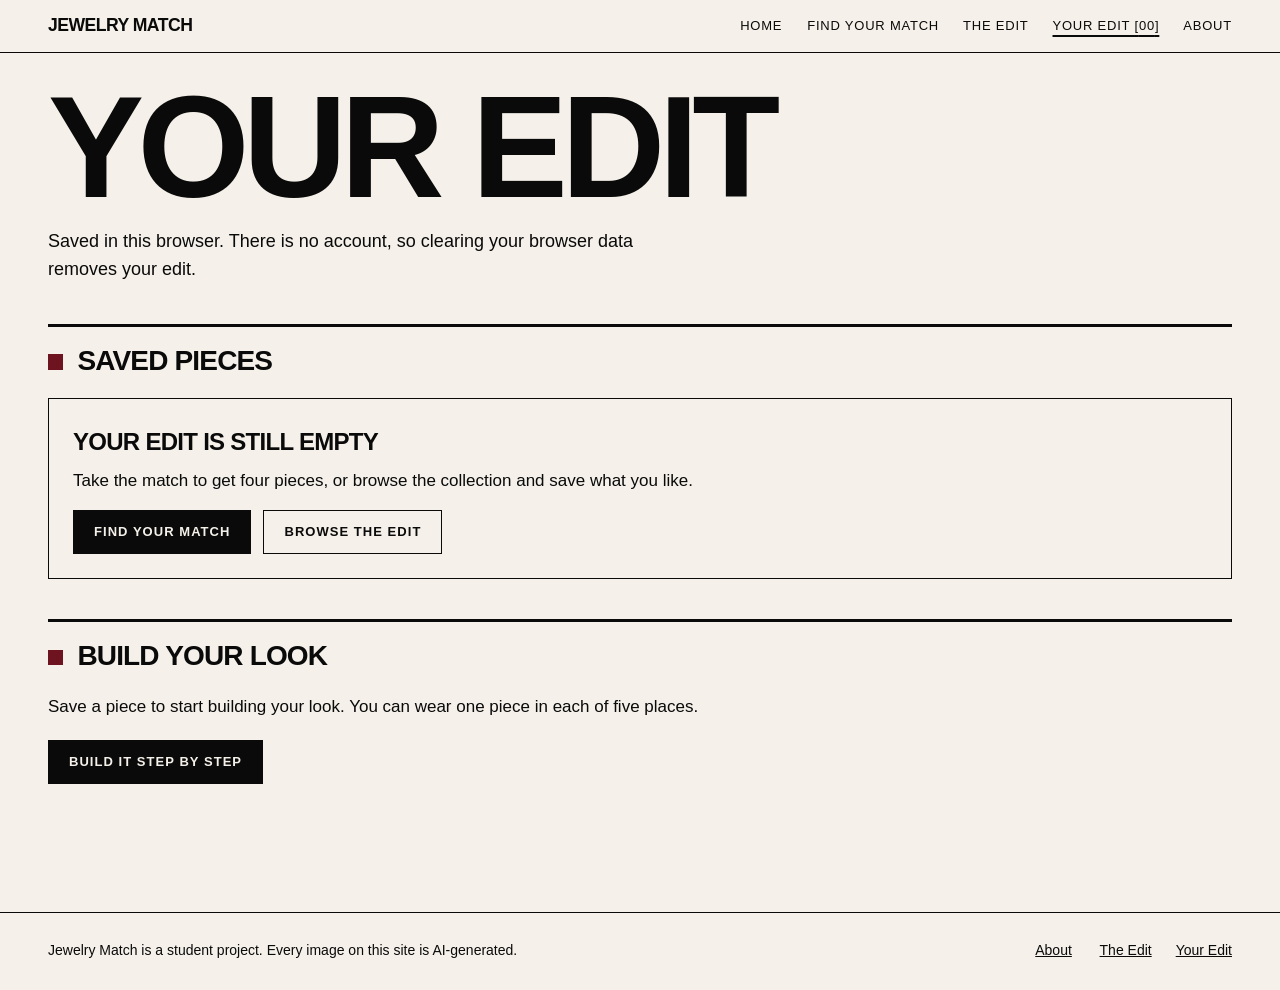
<file: saved.html>
<!doctype html>
<!-- ==========================================================
     saved.html  -  "Your Edit": the latest match and the pieces
     you saved. Everything is stored in THIS browser only; there
     is no account. js/saved.js builds the page.
     ========================================================== -->
<html lang="en">
<head>
  <meta charset="utf-8">
  <meta name="viewport" content="width=device-width, initial-scale=1">
  <title>Your Edit — Jewelry Match</title>
  <meta name="description" content="Your latest match and the pieces you saved, stored in this browser.">
  <script>document.documentElement.classList.add('js');</script>
  <link rel="stylesheet" href="css/tokens.css">
  <link rel="stylesheet" href="css/base.css">
  <link rel="stylesheet" href="css/components.css">
  <link rel="stylesheet" href="css/pages.css">
</head>
<body>
  <a class="skip-link" href="#main">Skip to main content</a>

  <header class="site-header">
    <div class="site-header__inner">
      <a class="brand" href="index.html">Jewelry Match</a>
      <button class="nav-toggle" type="button" aria-expanded="false" aria-controls="site-nav">Menu</button>
      <nav class="site-nav" id="site-nav" aria-label="Main">
        <ul>
          <li><a href="index.html">Home</a></li>
          <li><a href="match.html">Find your match</a></li>
          <li><a href="archive.html">The Edit</a></li>
          <li><a href="saved.html" aria-current="page">Your Edit [<span data-fav-count>00</span>]</a></li>
          <li><a href="about.html">About</a></li>
        </ul>
      </nav>
    </div>
  </header>

  <main id="main" class="page simple-page">
    <h1 class="step-title">Your edit</h1>
    <p class="page-intro">Saved in this browser. There is no account, so clearing your browser data removes your edit.</p>

    <div id="saved-root">
      <noscript><p class="notice">This page needs JavaScript. <a href="archive.html">Browse The Edit</a>.</p></noscript>
    </div>
  </main>

  <footer class="site-footer">
    <div class="site-footer__inner">
      <p>Jewelry Match is a student project. Every image on this site is AI-generated.</p>
      <ul>
        <li><a href="about.html">About</a></li>
        <li><a href="archive.html">The Edit</a></li>
        <li><a href="saved.html">Your Edit</a></li>
      </ul>
    </div>
  </footer>

  <div id="live" class="vh" role="status" aria-live="polite"></div>

  <script src="js/data.js"></script>
  <script src="js/match.js"></script>
  <script src="js/storage.js"></script>
  <script src="js/ui.js"></script>
  <script src="js/saved.js"></script>
</body>
</html>
</file>
<file: css/tokens.css>
/* ==========================================================
   tokens.css  -  the design "variables" (spec section 07)
   ----------------------------------------------------------
   A CSS custom property (written --name) is a named value.
   Every other CSS file uses var(--name) instead of typing
   colors or sizes again. Change a token here and the whole
   site updates. That is how a design system stays consistent.
   ========================================================== */
:root {
  /* Color roles from the spec */
  --paper:    #F5F1EA;  /* main ground */
  --black:    #0A0A0A;  /* type and rules */
  --chrome:   #B9BCC1;  /* decoration only (too light for small text) */
  --oxblood:  #6E1320;  /* editorial emphasis */
  --emerald:  #075A43;  /* collection accent */
  --yellow:   #F2C94C;  /* stone / selection accent */

  /* Added for accessibility: a darker grey that is readable
     on paper. Use this for small metadata text, not --chrome. */
  --ink-muted: #55585D;

  /* Type: heavy display font, neutral body, mono-like captions.
     These are "stacks": the browser uses the first one it has. */
  --font-display: "Arial Black", "Helvetica Neue", Arial, sans-serif;
  --font-body:    "Helvetica Neue", Helvetica, Arial, sans-serif;
  --font-meta:    ui-monospace, "SF Mono", Menlo, Consolas, monospace;

  /* Spacing and layout */
  --margin: clamp(16px, 4vw, 48px);   /* outer page margin */
  --gutter: clamp(16px, 3vw, 32px);   /* space between columns */
  --rule:   1px solid var(--black);   /* the thin catalog line */

  /* Motion (spec: 150-300 ms) */
  --dur: 200ms;
}
</file>
<file: css/base.css>
/* ==========================================================
   base.css  -  resets and rules for plain HTML elements
   ========================================================== */

/* "border-box" means padding is counted INSIDE an element's width.
   Without it, layouts overflow the screen in confusing ways. */
*, *::before, *::after { box-sizing: border-box; }

html { -webkit-text-size-adjust: 100%; }

body {
  margin: 0;
  background: var(--paper);
  color: var(--black);
  font-family: var(--font-body);
  font-size: 1.0625rem;   /* 17px: inside the spec's 16-18px range */
  line-height: 1.55;
}

h1, h2, h3, p, ul, dl, dd, figure { margin: 0; }
ul { padding: 0; list-style: none; }
img, svg { display: block; max-width: 100%; }
button, input { font: inherit; color: inherit; }
a { color: inherit; }

/* Visible keyboard focus. :focus-visible only appears for keyboard
   users, which keeps the design clean for mouse users. */
:focus-visible {
  outline: 3px solid var(--oxblood);
  outline-offset: 3px;
}

/* "Visually hidden": invisible on screen but read by screen readers. */
.vh {
  position: absolute !important;
  width: 1px; height: 1px;
  overflow: hidden;
  clip: rect(0 0 0 0);
  white-space: nowrap;
}

/* Skip link: first thing a keyboard user can Tab to. */
.skip-link {
  position: absolute;
  left: var(--margin);
  top: -100px;
  z-index: 100;
  padding: .75rem 1rem;
  background: var(--black);
  color: var(--paper);
}
.skip-link:focus { top: 8px; }

/* Respect people who ask their device for less motion. */
@media (prefers-reduced-motion: reduce) {
  *, *::before, *::after {
    animation-duration: .01ms !important;
    animation-iteration-count: 1 !important;
    transition-duration: .01ms !important;
    scroll-behavior: auto !important;
  }
}

/* Small helper classes used on several pages */
.page {
  max-width: 90rem;
  margin-inline: auto;
  padding-inline: var(--margin);
}

.meta {
  font-family: var(--font-meta);
  font-size: .75rem;               /* 12px, inside the spec's 11-13px */
  letter-spacing: .06em;
  text-transform: uppercase;
  color: var(--ink-muted);
}

.display {
  font-family: var(--font-display);
  font-weight: 900;
  text-transform: uppercase;
  letter-spacing: -.045em;
  line-height: .88;
}

/* The hidden attribute must always win over other display rules. */
[hidden] { display: none !important; }
</file>
<file: css/components.css>
/* ==========================================================
   components.css  -  reusable pieces (spec section 08)
   Header, buttons, choice cards, hotspots, result cards.
   ========================================================== */

/* ---------- Header and navigation ---------- */
.site-header { border-bottom: var(--rule); background: var(--paper); }

.site-header__inner {
  display: flex;
  flex-wrap: wrap;
  align-items: center;
  justify-content: space-between;
  gap: .5rem 1rem;
  max-width: 90rem;
  margin-inline: auto;
  padding: .25rem var(--margin);
}

.brand {
  display: inline-flex;
  align-items: center;
  min-height: 44px;
  font-family: var(--font-display);
  font-weight: 900;
  font-size: 1.1rem;
  letter-spacing: -.03em;
  text-transform: uppercase;
  text-decoration: none;
}

.site-nav ul { display: flex; flex-wrap: wrap; gap: 0 1.5rem; }

.site-nav a {
  display: inline-flex;
  align-items: center;
  justify-content: center;
  min-height: 44px;
  min-width: 44px;
  font-size: .8125rem;
  letter-spacing: .06em;
  text-transform: uppercase;
  text-decoration: none;
}
.site-nav a:hover { text-decoration: underline; text-underline-offset: .35em; }
.site-nav a[aria-current="page"] {
  text-decoration: underline;
  text-decoration-thickness: 2px;
  text-underline-offset: .35em;
}

.nav-toggle {
  display: none;               /* shown on mobile only, and only when JS works */
  min-height: 44px;
  min-width: 44px;
  padding: 0 1rem;
  border: 1px solid var(--black);
  background: transparent;
  font-size: .8125rem;
  letter-spacing: .06em;
  text-transform: uppercase;
  cursor: pointer;
}

@media (max-width: 767px) {
  .js .nav-toggle { display: inline-flex; align-items: center; justify-content: center; }
  .js .site-nav { display: none; flex-basis: 100%; padding-bottom: .5rem; }
  .js .site-nav[data-open="true"] { display: block; }
  .site-nav ul { flex-direction: column; }
}

/* ---------- Buttons ---------- */
.btn {
  display: inline-flex;
  align-items: center;
  justify-content: center;
  gap: .5rem;
  min-height: 44px;
  min-width: 44px;
  padding: .65rem 1.25rem;
  border: 1px solid var(--black);
  border-radius: 0;
  background: var(--black);
  color: var(--paper);
  font-weight: 700;
  font-size: .8125rem;
  letter-spacing: .08em;
  text-transform: uppercase;
  text-decoration: none;
  cursor: pointer;
  transition: background var(--dur), color var(--dur), border-color var(--dur);
}
.btn:hover { background: var(--oxblood); border-color: var(--oxblood); }

.btn--ghost { background: transparent; color: var(--black); }
.btn--ghost:hover { background: var(--black); border-color: var(--black); color: var(--paper); }

/* "Disabled" look, but still focusable so we can explain why. */
.btn[aria-disabled="true"],
.btn[aria-disabled="true"]:hover {
  background: transparent;
  border-color: var(--ink-muted);
  color: var(--ink-muted);
  cursor: not-allowed;
}

/* ---------- Choice cards (radio buttons dressed as cards) ---------- */
.choices {
  display: grid;
  grid-template-columns: repeat(auto-fit, minmax(min(100%, 9.5rem), 1fr));
  gap: var(--gutter);
}

.choice { position: relative; display: block; }

/* The real radio sits invisibly on top of the whole card.
   That keeps native keyboard and screen-reader behavior. */
.choice input {
  position: absolute;
  inset: 0;
  width: 100%;
  height: 100%;
  margin: 0;
  opacity: 0;
  cursor: pointer;
}

.choice__body {
  display: flex;
  flex-direction: column;
  gap: .5rem;
  height: 100%;
  padding: .75rem;
  border: 1px solid var(--black);
  background: var(--paper);
  transition: background var(--dur);
}
.choice:hover .choice__body { background: #ECE6DB; }

.choice input:checked + .choice__body {
  background: var(--yellow);
  box-shadow: inset 0 0 0 2px var(--black);
}
.choice input:focus-visible + .choice__body {
  outline: 3px solid var(--oxblood);
  outline-offset: 3px;
}

.choice__label { font-weight: 700; text-transform: uppercase; letter-spacing: .04em; }
.choice__caption { font-size: .9rem; color: var(--ink-muted); }
.choice input:checked + .choice__body .choice__caption { color: var(--black); }

/* "Selected" text so the state never relies on color alone. */
.choice__state { display: none; font-weight: 700; font-size: .8125rem; text-transform: uppercase; }
.choice input:checked + .choice__body .choice__state { display: block; }

.choice__visual { height: 3.5rem; color: var(--black); }
.choice__visual svg { height: 100%; width: auto; }

.swatch { display: block; height: 3.5rem; border: 1px solid var(--black); }
.swatch--silver { background: linear-gradient(135deg, #ECEEF0, #9A9DA3 50%, #E6E8EA); }
.swatch--gold { background: linear-gradient(135deg, #E8CF8A, #B8902F 55%, #E3C26C); }
.swatch--emerald { background: var(--emerald); }
.swatch--yellow-stone { background: var(--yellow); }

/* ---------- Body map hotspots ---------- */
.hotspot {
  position: absolute;
  display: flex;
  align-items: center;
  gap: 2px;
  padding: 0;
  border: 0;
  background: none;
  cursor: pointer;
  transform: translate(-22px, -22px);   /* centers the dot on its x/y point */
}
.hotspot--left {
  flex-direction: row-reverse;
  transform: translate(calc(-100% + 22px), -22px);
}

.hotspot__dot { display: grid; place-items: center; width: 44px; height: 44px; }

.hotspot__num {
  display: grid;
  place-items: center;
  width: 28px;
  height: 28px;
  border: 2px solid var(--black);
  border-radius: 50%;
  background: var(--paper);
  font-weight: 700;
  font-size: .8125rem;
  transition: background var(--dur), color var(--dur);
}

.hotspot__label {
  padding: .1rem .4rem;
  border: 1px solid var(--black);
  background: var(--paper);
  font-size: .75rem;
  font-weight: 700;
  letter-spacing: .06em;
  text-transform: uppercase;
  white-space: nowrap;
}

.hotspot:hover .hotspot__num { background: var(--yellow); }
.hotspot[aria-pressed="true"] .hotspot__num {
  background: var(--oxblood);
  border-color: var(--oxblood);
  color: var(--paper);
}
.hotspot[aria-pressed="true"] .hotspot__label { background: var(--yellow); }
.hotspot[aria-pressed="true"] .hotspot__label::after { content: " \2713"; }  /* check mark */

/* ---------- Image placeholder (used until real photos exist) ---------- */
.placeholder {
  display: flex;
  flex-direction: column;
  justify-content: space-between;
  aspect-ratio: 4 / 5;
  padding: 1rem;
  border: 1px solid var(--black);
  color: var(--black);
}
.placeholder--silver { background: linear-gradient(135deg, #ECEEF0, #A7AAB0 55%, #DDE0E3); }
.placeholder--gold { background: linear-gradient(135deg, #EBD590, #BE9636 55%, #E6C975); }
.placeholder--yellow-stone { background: var(--yellow); }
.placeholder--emerald { background: var(--emerald); color: var(--paper); }

.placeholder__no { font-family: var(--font-meta); font-size: .75rem; letter-spacing: .06em; }
.placeholder__name {
  font-family: var(--font-display);
  font-weight: 900;
  font-size: clamp(1.5rem, 5vw, 2.5rem);
  line-height: .9;
  letter-spacing: -.04em;
  text-transform: uppercase;
  overflow-wrap: anywhere;
}
.media-img { width: 100%; height: auto; aspect-ratio: 4 / 5; object-fit: cover; }

/* ---------- Object card (archive, saved, "pair it with") ---------- */
/* minmax(0, 1fr) = "one column, never wider than your container".
   Without it, a wide child can stretch the column and the whole page. */
.card { display: grid; grid-template-columns: minmax(0, 1fr); align-content: start; gap: .5rem; min-width: 0; }
.card__link { display: grid; grid-template-columns: minmax(0, 1fr); gap: .35rem; min-width: 0; text-decoration: none; }
.card__name {
  font-family: var(--font-display);
  font-weight: 900;
  font-size: clamp(1.25rem, 2.5vw, 1.75rem);
  line-height: .95;
  letter-spacing: -.04em;
  text-transform: uppercase;
  overflow-wrap: anywhere;
}
.card__link:hover .card__name { text-decoration: underline; text-underline-offset: .15em; }
.card__facts { font-size: .875rem; color: var(--ink-muted); }
.card__note { font-weight: 700; font-size: .875rem; }
.btn--small { justify-self: start; padding: .4rem .9rem; }

/* ---------- Filter chips (radio buttons dressed as small tags) ---------- */
.chips { display: flex; flex-wrap: wrap; gap: .35rem; }
.chip { position: relative; display: block; }
.chip input { position: absolute; inset: 0; width: 100%; height: 100%; margin: 0; opacity: 0; cursor: pointer; }
.chip > span {
  display: inline-flex;
  align-items: center;
  min-height: 44px;
  padding: 0 .75rem;
  border: 1px solid var(--black);
  background: var(--paper);
  font-size: .8125rem;
  font-weight: 700;
  letter-spacing: .04em;
  text-transform: uppercase;
  transition: background var(--dur), color var(--dur);
}
.chip:hover > span { background: #ECE6DB; }
.chip input:checked + span { background: var(--black); color: var(--paper); }
.chip input:checked + span::before { content: "\2713\00a0"; }   /* check mark: not color alone */
.chip input:focus-visible + span { outline: 3px solid var(--oxblood); outline-offset: 3px; }

/* ---------- Section headings used on object / saved pages ---------- */
.section-title {
  padding-top: .75rem;
  border-top: var(--rule);
  margin-bottom: 1rem;
  font-size: .875rem;
  font-weight: 700;
  letter-spacing: .08em;
  text-transform: uppercase;
}

/* ---------- Notices ---------- */
.notice { padding: 1.5rem; border: 1px solid var(--black); }
.notice h2 { font-family: var(--font-display); font-size: 1.5rem; text-transform: uppercase; letter-spacing: -.03em; margin-bottom: .5rem; }

/* ---------- Footer ---------- */
.site-footer { margin-top: 4rem; border-top: var(--rule); }
.site-footer__inner {
  display: flex;
  flex-wrap: wrap;
  align-items: center;
  justify-content: space-between;
  gap: .25rem 2rem;
  max-width: 90rem;
  margin-inline: auto;
  padding: 1rem var(--margin);
  font-size: .875rem;
}
.site-footer ul { display: flex; flex-wrap: wrap; gap: 0 1.5rem; }
.site-footer a { display: inline-flex; align-items: center; min-height: 44px; min-width: 44px; justify-content: center; }

/* ---------- Filter chip counts and switched-off chips ---------- */
.chip__n { font-weight: 400; margin-left: .3em; }
.chip input:disabled { cursor: not-allowed; }
.chip input:disabled + span {
  border-style: dashed;
  color: var(--ink-muted);
  background: transparent;
  font-weight: 400;
  text-decoration: line-through;
}
.chip:hover input:disabled + span { background: transparent; }
</file>
<file: css/pages.css>
/* ==========================================================
   pages.css  -  layout that belongs to specific pages
   Right now: the Find Your Match page (body map, questions,
   results). Mobile first: the base rules are the phone layout,
   and @media blocks add layout as the screen gets wider.
   ========================================================== */

.match { padding-block: 2rem 4rem; }

/* The giant editorial heading. clamp(min, preferred, max) lets it
   grow with the screen but never get too small or too big. */
.step-title {
  font-family: var(--font-display);
  font-weight: 900;
  font-size: clamp(2.5rem, 12vw, 9rem);
  line-height: .88;
  letter-spacing: -.045em;
  text-transform: uppercase;
  overflow-wrap: anywhere;
  outline: none;               /* we move focus here on purpose, so no ring */
}

/* ---------- Progress: text AND bar, never color alone ---------- */
.progress { display: flex; flex-wrap: wrap; align-items: center; gap: .5rem 1rem; margin: 1.25rem 0 2rem; }
.progress__text { font-weight: 700; text-transform: uppercase; letter-spacing: .06em; font-size: .8125rem; }
.progress__bar { display: flex; gap: 4px; flex: 1; min-width: 8rem; max-width: 16rem; }
.progress__seg { flex: 1; height: 6px; background: var(--chrome); }
.progress__seg[data-done="true"] { background: var(--black); }

/* ---------- Question (fieldset) ---------- */
.question { min-width: 0; margin: 0; padding: 0; border: 0; }
.question legend { padding: 0; margin-bottom: .25rem; font-size: 1.375rem; font-weight: 700; }
.question__intro { margin-bottom: 1.25rem; }

.step-actions { display: flex; flex-wrap: wrap; align-items: center; gap: 1rem; margin-top: 2rem; }
.hint { flex-basis: 100%; min-height: 1.5em; font-size: .9rem; color: var(--ink-muted); }
.hint--alert { color: var(--oxblood); font-weight: 700; }

/* ---------- Body map ---------- */
.bodymap { display: grid; gap: 2rem; }

.bodymap__figure {
  position: relative;
  width: 100%;
  max-width: 24rem;
  margin-inline: auto;
  aspect-ratio: 340 / 420;
}
.bodymap__svg { width: 100%; height: 100%; }
.body-shape { fill: var(--black); stroke: var(--black); }

/* The photo version of the figure: same size rules, the photo's own proportions. */
.bodymap__figure--photo { aspect-ratio: 1122 / 1402; max-width: 26rem; border: 1px solid var(--black); }
.bodymap__photo { width: 100%; height: 100%; object-fit: cover; }

@media (min-width: 1024px) {
  .bodymap { grid-template-columns: minmax(0, 1fr) minmax(0, 1.1fr); align-items: start; gap: var(--gutter); }
  .bodymap__figure { margin-inline: 0; }
}

/* ---------- Results ---------- */
.answers {
  display: grid;
  grid-template-columns: repeat(auto-fit, minmax(9rem, 1fr));
  gap: 0 1rem;
  padding-block: .75rem;
  border-block: var(--rule);
}
.answers dt { font-family: var(--font-meta); font-size: .75rem; letter-spacing: .06em; text-transform: uppercase; color: var(--ink-muted); }
.answers dd { margin-bottom: .5rem; font-weight: 700; }

.results-head { display: flex; flex-wrap: wrap; align-items: center; gap: 1rem; margin-top: 1rem; }

.results-grid { display: grid; grid-template-columns: 1fr; gap: calc(var(--gutter) * 1.5) var(--gutter); margin-top: 2rem; }

.result { display: grid; align-content: start; gap: .75rem; padding-top: 1rem; border-top: var(--rule); min-width: 0; }
/* Spacing between the name, score, text and buttons, on every screen size. */
.result__body { display: grid; gap: .75rem; align-content: start; }

.result__name {
  font-family: var(--font-display);
  font-size: clamp(1.75rem, 4vw, 3rem);
  line-height: .9;
  letter-spacing: -.04em;
  text-transform: uppercase;
  overflow-wrap: anywhere;
}
.result__score { font-weight: 700; }
.result__score strong { font-family: var(--font-display); font-size: 2rem; letter-spacing: -.04em; }
.result__facts { font-size: .9rem; }
.result__reason { max-width: 65ch; }
.result__weak { font-size: .875rem; font-weight: 700; text-transform: uppercase; letter-spacing: .04em; color: var(--oxblood); }
.result__actions { display: flex; flex-wrap: wrap; gap: .75rem; margin-top: .5rem; }

.result details { border-top: 1px solid var(--chrome); padding-top: .5rem; }
.result summary { min-height: 44px; display: flex; align-items: center; cursor: pointer; font-weight: 700; font-size: .875rem; text-transform: uppercase; letter-spacing: .04em; }
.breakdown { font-size: .9rem; display: grid; gap: .75rem; padding-bottom: .5rem; }
/* Score bar: the dark fill is as wide as the points earned out of the points possible. */
.bd { display: grid; gap: .3rem; }
.bd__bar { display: block; height: .5rem; border: 1px solid var(--black); background: var(--paper); }
.bd__fill { display: block; height: 100%; background: var(--black); }
.bd--match .bd__fill { background: var(--oxblood); }

@media (min-width: 768px) {
  .results-grid { grid-template-columns: repeat(3, minmax(0, 1fr)); }
  /* The first result gets the big editorial treatment. */
  .result--hero { grid-column: 1 / -1; grid-template-columns: minmax(0, 1.2fr) minmax(0, 1fr); gap: var(--gutter); }
  .result--hero .placeholder, .result--hero .media-img { aspect-ratio: 4 / 3; }
}

/* ==========================================================
   The Edit (archive), Object Story, Saved
   ========================================================== */
.simple-page { padding-block: 2rem 4rem; }
.page-intro { max-width: 60ch; margin-top: 1rem; }

/* ---------- Archive filters ---------- */
.filters {
  display: grid;
  grid-template-columns: repeat(auto-fit, minmax(min(100%, 16rem), 1fr));
  gap: 1rem var(--gutter);
  margin-top: 1.5rem;
  padding-block: 1rem;
  border-block: var(--rule);
}
.filter { min-width: 0; margin: 0; padding: 0; border: 0; }
.filter legend {
  padding: 0;
  margin-bottom: .35rem;
  font-family: var(--font-meta);
  font-size: .75rem;
  letter-spacing: .06em;
  text-transform: uppercase;
  color: var(--ink-muted);
}

.toolbar { display: flex; flex-wrap: wrap; align-items: center; justify-content: space-between; gap: 1rem; margin-top: 1rem; }
.count { font-weight: 700; text-transform: uppercase; letter-spacing: .06em; font-size: .875rem; }

/* DOM order stays logical; only the visual size of some cards changes. */
.object-grid {
  display: grid;
  grid-template-columns: 1fr;
  grid-auto-flow: dense;
  gap: calc(var(--gutter) * 1.5) var(--gutter);
  margin-top: 1.5rem;
}
@media (min-width: 30rem) {
  .object-grid { grid-template-columns: repeat(2, minmax(0, 1fr)); }
}
@media (min-width: 64rem) {
  .object-grid { grid-template-columns: repeat(3, minmax(0, 1fr)); }
  .object-grid > .card:nth-child(5n + 1) { grid-column: span 2; }
  .object-grid > .card:nth-child(5n + 1) .placeholder,
  .object-grid > .card:nth-child(5n + 1) .media-img { aspect-ratio: 8 / 5; }

  /* Short lists (Saved page) stay an even grid, with no wide card. */
  .object-grid--plain > .card:nth-child(5n + 1) { grid-column: auto; }
  .object-grid--plain > .card:nth-child(5n + 1) .placeholder,
  .object-grid--plain > .card:nth-child(5n + 1) .media-img { aspect-ratio: 4 / 5; }
}

/* ---------- Object Story ---------- */
.object-hero { display: grid; gap: var(--gutter); margin-top: 1rem; }
.object-title {
  font-family: var(--font-display);
  font-weight: 900;
  font-size: clamp(2.5rem, 11vw, 7rem);
  line-height: .88;
  letter-spacing: -.045em;
  text-transform: uppercase;
  overflow-wrap: anywhere;
  outline: none;
}
.object-info { display: grid; gap: 1rem; align-content: start; }
.facts { display: grid; grid-template-columns: max-content 1fr; gap: .25rem 1.25rem; font-size: .9375rem; }
.facts dt { font-family: var(--font-meta); font-size: .75rem; letter-spacing: .06em; text-transform: uppercase; color: var(--ink-muted); align-self: center; }
.facts dd { font-weight: 700; }
.object-story { font-size: 1.25rem; max-width: 40ch; }
.object-sections { display: grid; gap: 2.5rem; margin-top: 3rem; }
.object-sections p { max-width: 65ch; }
.pair-grid { display: grid; grid-template-columns: 1fr; gap: var(--gutter); }
.credit { font-size: .8125rem; color: var(--ink-muted); }
.back-link { display: inline-flex; align-items: center; min-height: 44px; }

@media (min-width: 768px) {
  .object-hero { grid-template-columns: minmax(0, 1.2fr) minmax(0, 1fr); }
  .object-hero .placeholder, .object-hero .media-img { aspect-ratio: 4 / 5; }
  .pair-grid { grid-template-columns: repeat(3, minmax(0, 1fr)); }
}

/* ---------- Saved ---------- */
.saved-section { margin-top: 2.5rem; }
.saved-section h2:focus { outline: none; }
.saved-note { margin-bottom: 1rem; }
.empty-actions { display: flex; flex-wrap: wrap; gap: .75rem; margin-top: 1rem; }


/* ---------- Share block (results page) ---------- */
.share { margin-top: 3rem; max-width: 40rem; }
.share__summary { font-weight: 700; text-transform: uppercase; letter-spacing: .04em; font-size: .9375rem; }
.share__text { margin-top: .5rem; color: var(--ink-muted); font-size: .9375rem; }
.share__row { margin-top: 1rem; }
.share__input {
  display: block;
  width: 100%;
  min-height: 44px;
  padding: .5rem .75rem;
  border: 1px solid var(--black);
  border-radius: 0;
  background: var(--paper);
  font-family: var(--font-meta);
  font-size: .8125rem;
}
.share__buttons { display: flex; flex-wrap: wrap; gap: .75rem; margin-top: .75rem; }
.share .hint { margin-top: .5rem; flex-basis: auto; }
.shared-note { margin-top: 0; margin-bottom: 1rem; }

/* ==========================================================
   Home
   ========================================================== */
.home { padding-block: 2rem 2rem; }

/* The masthead is meant to be huge, but it must never push the page
   wider than the screen: its size is a share of the screen width (vw),
   with a floor and a ceiling. */
.masthead {
  font-family: var(--font-display);
  font-weight: 900;
  font-size: clamp(3rem, 15.5vw, 13rem);
  line-height: .84;
  letter-spacing: -.05em;
  text-transform: uppercase;
}
.masthead span { display: block; }
.masthead__meta { margin-top: 1rem; }

.hero { display: grid; gap: var(--gutter); margin-top: 2rem; }
.hero__figure img {
  width: 100%;
  height: auto;
  aspect-ratio: 4 / 5;
  object-fit: cover;
  border: 1px solid var(--black);
}
.hero__figure figcaption { margin-top: .5rem; }
.hero__title {
  font-family: var(--font-display);
  font-weight: 900;
  font-size: clamp(2.25rem, 7vw, 5rem);
  line-height: .9;
  letter-spacing: -.045em;
  text-transform: uppercase;
  overflow-wrap: anywhere;
}
.hero__lead { max-width: 40ch; margin-top: 1rem; font-size: 1.25rem; }

.quickpicks { display: grid; grid-template-columns: repeat(3, minmax(0, 1fr)); gap: .75rem; margin-top: 1.5rem; }
.quickpick { display: grid; gap: .35rem; text-decoration: none; }
.quickpick img { width: 100%; height: auto; aspect-ratio: 1; object-fit: cover; border: 1px solid var(--black); }
.quickpick__label { font-weight: 700; font-size: .8125rem; letter-spacing: .04em; text-transform: uppercase; overflow-wrap: anywhere; }
.quickpick:hover .quickpick__label { text-decoration: underline; text-underline-offset: .2em; }

.hero__actions { display: flex; flex-wrap: wrap; gap: .75rem; margin-top: 1.5rem; }

@media (min-width: 768px) {
  .hero { grid-template-columns: minmax(0, .9fr) minmax(0, 1fr); align-items: start; }
}

.home-section { margin-top: 3.5rem; }
.home-more { margin-top: 1.5rem; }
.home-more a:not(.btn) { display: inline-flex; align-items: center; min-height: 44px; }

.how { display: grid; grid-template-columns: minmax(0, 1fr); gap: 1.5rem; }
.how__title { font-family: var(--font-display); font-weight: 900; font-size: 1.5rem; line-height: .95; letter-spacing: -.04em; text-transform: uppercase; margin-bottom: .5rem; }
.how p { max-width: 40ch; }
@media (min-width: 768px) {
  .how { grid-template-columns: repeat(3, minmax(0, 1fr)); gap: var(--gutter); }
}

/* ==========================================================
   About (long-form reading)
   ========================================================== */
.prose { display: grid; gap: 2.5rem; margin-top: 2rem; }
.prose section { display: grid; gap: 1rem; align-content: start; }
.prose p, .prose .prose__sub { max-width: 65ch; }
.prose__sub { margin-top: .5rem; font-size: 1.125rem; font-weight: 700; }
.prose code { font-family: var(--font-meta); font-size: .9em; }

.table-wrap { max-width: 44rem; overflow-x: auto; }
.score-table { width: 100%; border-collapse: collapse; font-size: .9375rem; }
.score-table caption { padding-bottom: .5rem; text-align: left; font-family: var(--font-meta); font-size: .75rem; letter-spacing: .06em; text-transform: uppercase; color: var(--ink-muted); }
.score-table th, .score-table td { padding: .6rem .75rem; border: 1px solid var(--black); text-align: left; vertical-align: top; }
.score-table thead th { background: var(--black); color: var(--paper); font-size: .8125rem; letter-spacing: .04em; text-transform: uppercase; }
.score-table tbody th { font-weight: 700; }

/* ==========================================================
   Compare mode (The Edit)
   ========================================================== */
.compare-check { position: relative; display: inline-flex; align-items: center; gap: .5rem; min-height: 44px; font-size: .8125rem; font-weight: 700; letter-spacing: .04em; text-transform: uppercase; cursor: pointer; }
.compare-check input { width: 1.25rem; height: 1.25rem; margin: 0; accent-color: var(--oxblood); }
.compare-check:focus-within { outline: 3px solid var(--oxblood); outline-offset: 2px; }

.compare-bar {
  position: sticky;
  bottom: 0;
  z-index: 5;
  display: flex;
  flex-wrap: wrap;
  align-items: center;
  justify-content: space-between;
  gap: .5rem 1rem;
  padding: .75rem var(--margin);
  border-top: var(--rule);
  background: var(--paper);
}
.compare-bar__text { min-width: 0; overflow-wrap: anywhere; }
.compare-bar__actions { display: flex; gap: .5rem; }

.compare { margin-top: 2rem; display: grid; gap: 1rem; justify-items: start; }
.compare .section-title { justify-self: stretch; margin-bottom: 0; }
.compare .section-title:focus { outline: none; }
.table-wrap--wide { max-width: none; width: 100%; }
.cmp { min-width: 36rem; }
.cmp thead th { background: var(--paper); color: var(--black); text-transform: none; font-size: 1rem; vertical-align: top; }
.cmp thead th .media-img, .cmp thead th .placeholder { width: 100%; max-width: 9rem; margin-bottom: .5rem; }
.cmp__name { display: block; padding-block: .85rem; font-family: var(--font-display); font-weight: 900; font-size: 1.25rem; line-height: .95; letter-spacing: -.04em; text-transform: uppercase; }
.cmp__same { display: block; font-weight: 400; font-size: .75rem; color: var(--ink-muted); }

/* ==========================================================
   Build your look (Your Edit page)
   ========================================================== */
.look__count { max-width: 60ch; margin-bottom: 1rem; }
.look { display: grid; grid-template-columns: repeat(auto-fit, minmax(min(100%, 11rem), 1fr)); gap: var(--gutter); }
.look__slot { display: grid; grid-template-columns: minmax(0, 1fr); align-content: start; gap: .5rem; min-width: 0; padding: .75rem; border: 1px solid var(--black); }
.look__place { font-size: .8125rem; font-weight: 700; letter-spacing: .08em; text-transform: uppercase; }
.look__empty { color: var(--ink-muted); font-size: .9rem; }
.look__choose { margin: 0; padding: 0; border: 0; min-width: 0; }
.look__choose legend { padding: 0; margin-bottom: .25rem; font-size: .75rem; letter-spacing: .06em; text-transform: uppercase; color: var(--ink-muted); }
.look__option { display: flex; align-items: center; gap: .5rem; min-height: 44px; font-size: .9rem; cursor: pointer; overflow-wrap: anywhere; }
.look__option input { width: 1.25rem; height: 1.25rem; margin: 0; flex: none; accent-color: var(--oxblood); }
.look__option:focus-within { outline: 3px solid var(--oxblood); outline-offset: 2px; }

/* "Closest pieces" under an empty filter result */
.near__title { margin-top: 2rem; }
.near__intro { max-width: 60ch; margin-bottom: 1rem; }

/* ==========================================================
   Guided look (look.html) and the "next step" on the results page
   ========================================================== */
.look-flow__fieldset { margin: 1.5rem 0 0; padding: 0; border: 0; min-width: 0; }
.look-flow .choices { grid-template-columns: repeat(auto-fit, minmax(min(100%, 12rem), 1fr)); }
.look-flow__score { font-weight: 700; font-size: .8125rem; letter-spacing: .04em; text-transform: uppercase; }
.look__start { margin-top: 1.25rem; }
.results-next { display: grid; gap: .75rem; justify-items: start; margin-top: 2.5rem; padding: 1.25rem; border: 1px solid var(--black); }

/* The look as ONE LINE of pieces, side by side. On a phone the line
   scrolls sideways inside its own box; the page itself never does. */
.look--row {
  position: relative;   /* keeps the visually-hidden text inside the scroll box, so it cannot widen the page */
  grid-template-columns: none;
  grid-auto-flow: column;
  grid-auto-columns: minmax(11rem, 14rem);
  overflow-x: auto;
  scroll-snap-type: x proximity;
  padding-bottom: .5rem;
}
.look--row > .look__slot { scroll-snap-align: start; }

/* ==========================================================
   Phone polish for the guided look (look.html)
   - pieces sit two per row, so you see several options without a long scroll
   - the buttons stay stuck to the bottom of the screen, so Continue is always reachable
   ========================================================== */
.look-flow .choices { grid-template-columns: repeat(auto-fit, minmax(min(100%, 8.5rem), 1fr)); gap: .75rem; }
.look-flow .choice__caption { font-size: .8125rem; }
.look-flow .choice__label { font-size: .9375rem; overflow-wrap: anywhere; }
@media (min-width: 48rem) {
  .look-flow .choices { grid-template-columns: repeat(auto-fit, minmax(min(100%, 12rem), 1fr)); gap: var(--gutter); }
}
.look-flow .step-actions--sticky {
  position: sticky;
  bottom: 0;
  z-index: 5;
  gap: .5rem;
  margin-inline: calc(var(--margin) * -1);
  padding: .75rem var(--margin);
  border-top: var(--rule);
  background: var(--paper);
}
.look-flow .step-actions--sticky .btn { flex: 1 1 auto; padding-inline: .75rem; }
.look-flow .step-actions--sticky .hint { order: -1; min-height: 0; }
.look-flow .step-actions--sticky .hint:empty { display: none; }
html:has(.look-flow) { scroll-padding-bottom: 9rem; }   /* keyboard focus is never hidden behind the bar */

/* ==========================================================
   Identity pass: bolder type, a little colour, a little motion
   Same black-and-white editorial look. Colour comes only from
   the palette that already exists (oxblood, emerald, yellow).
   ========================================================== */

/* ---- Bolder typography ---- */
.section-title {
  font-family: var(--font-display);
  font-weight: 900;
  font-size: clamp(1.125rem, 2.6vw, 1.75rem);
  letter-spacing: -.03em;
  border-top-width: 3px;
}
/* A small oxblood square before each section title (decoration only, hidden from screen readers by being CSS). */
.section-title::before {
  content: "";
  display: inline-block;
  width: .55em;
  height: .55em;
  margin-right: .5em;
  background: var(--oxblood);
}
.page-intro, .hero__lead { font-size: 1.125rem; }
.card__name { font-size: clamp(1.4rem, 3vw, 2.1rem); }
/* Catalogue numbers become a visible part of the identity. */
.card .meta, .choice .meta, .look__slot .meta, .result .meta {
  font-weight: 700;
  letter-spacing: .1em;
  color: var(--black);
}

/* ---- A little colour (from the existing palette) ---- */
.progress__seg[data-done="true"] { background: var(--oxblood); }
.look-flow__score { color: var(--emerald); }
.result__score strong { color: var(--oxblood); }
.look__place { color: var(--oxblood); }
.look__slot { border-top: 4px solid var(--emerald); }

/* ---- A little motion (only for people who have not asked for less) ---- */
@media (prefers-reduced-motion: no-preference) {
  @keyframes jm-rise { from { opacity: 0; transform: translateY(14px); } to { opacity: 1; transform: none; } }
  @keyframes jm-slide { from { transform: translateY(.25em); } to { transform: none; } }

  /* Cards, results and look slots rise in, one after another (the first six only). */
  .object-grid > .card, .results-grid > .result, .look__slot, .choices > .choice, .how > div {
    animation: jm-rise 350ms ease-out backwards;
  }
  :is(.object-grid, .results-grid, .look, .choices, .how) > :nth-child(2) { animation-delay: 40ms; }
  :is(.object-grid, .results-grid, .look, .choices, .how) > :nth-child(3) { animation-delay: 80ms; }
  :is(.object-grid, .results-grid, .look, .choices, .how) > :nth-child(4) { animation-delay: 120ms; }
  :is(.object-grid, .results-grid, .look, .choices, .how) > :nth-child(5) { animation-delay: 160ms; }
  :is(.object-grid, .results-grid, .look, .choices, .how) > :nth-child(n+6) { animation-delay: 200ms; }

  /* The big home title slides up into place (movement only, the text is always readable). */
  .masthead span { animation: jm-slide 600ms cubic-bezier(.2, .8, .2, 1) backwards; }
  .masthead span:nth-child(2) { animation-delay: 90ms; }

  /* Hover: cards lift a little, buttons nudge. */
  .card, .choice__body, .btn { transition: transform var(--dur), background var(--dur), color var(--dur), border-color var(--dur); }
  .card:hover { transform: translateY(-3px); }
  .choice:hover .choice__body { transform: translateY(-2px); }
  .btn:active { transform: translateY(1px); }
}

/* ==========================================================
   The full outfit (look.html): the model photo with each chosen
   piece pulled out on the wall beside her, joined by thin lines.
   The photo and the lines share one box, so percentages line up.
   ========================================================== */
.outfit { margin-top: 3rem; max-width: 36rem; }
.outfit__intro { max-width: 52ch; margin-bottom: 1rem; }
.outfit__figure { position: relative; width: 100%; aspect-ratio: 1122 / 1402; border: 1px solid var(--black); background: var(--paper); }
.outfit__photo { position: absolute; inset: 0; width: 100%; height: 100%; object-fit: cover; }
.outfit__lines { position: absolute; inset: 0; width: 100%; height: 100%; overflow: visible; pointer-events: none; }
.outfit__lines line { stroke: var(--oxblood); stroke-width: 1.5; vector-effect: non-scaling-stroke; }
.outfit__dot { position: absolute; width: .75rem; height: .75rem; margin: -.375rem 0 0 -.375rem; border-radius: 50%; background: var(--oxblood); box-shadow: 0 0 0 2px var(--paper); pointer-events: none; }
.outfit__pieces { position: absolute; inset: 0; margin: 0; padding: 0; list-style: none; }
.outfit__piece { position: absolute; left: 62%; width: 36%; }
.outfit__link { display: grid; gap: .15rem; text-decoration: none; }
.outfit__img, .outfit .placeholder { width: 3rem; height: 3rem; aspect-ratio: 1; object-fit: cover; border: 2px solid var(--black); border-radius: 50%; padding: 0; overflow: hidden; background: var(--paper); }
.outfit .placeholder > * { display: none; }
.outfit__place { font-size: .5625rem; font-weight: 700; letter-spacing: .08em; text-transform: uppercase; color: var(--oxblood); }
.outfit__name { font-family: var(--font-display); font-weight: 900; font-size: .75rem; line-height: .95; letter-spacing: -.03em; text-transform: uppercase; overflow-wrap: anywhere; }
.outfit__link:hover .outfit__name { text-decoration: underline; text-underline-offset: .15em; }
.outfit__link:focus-visible { outline: 3px solid var(--oxblood); outline-offset: 3px; }
@media (min-width: 48rem) {
  .outfit__img, .outfit .placeholder { width: 5rem; height: 5rem; }
  .outfit__place { font-size: .75rem; }
  .outfit__name { font-size: 1.125rem; }
}

/* ==========================================================
   Match profile (quiz results)
   ========================================================== */
.profile { margin-top: 1.25rem; padding-block: 1rem; border-block: 3px solid var(--black); }
.profile__name {
  font-family: var(--font-display);
  font-weight: 900;
  font-size: clamp(2rem, 8vw, 5rem);
  line-height: .9;
  letter-spacing: -.045em;
  text-transform: uppercase;
  color: var(--oxblood);
  overflow-wrap: anywhere;
  margin-block: .25rem;
}
.profile__line { max-width: 40ch; font-size: 1.125rem; }
.profile + .answers { margin-top: 1rem; }

/* ==========================================================
   Home: "Up close", a mosaic of tight crops
   Tiles are squares; the first one is 2 x 2. Each photo is zoomed in
   on the jewelry (--fx and --fy are where the piece sits, in percent).
   ========================================================== */
.mosaic { display: grid; grid-template-columns: repeat(2, minmax(0, 1fr)); gap: .5rem; }
.mosaic__tile { position: relative; aspect-ratio: 1; min-width: 0; overflow: hidden; border: 1px solid var(--black); background: var(--black); }
.mosaic__tile--lead { grid-column: 1 / -1; aspect-ratio: 4 / 3; }
.mosaic__tile a { position: absolute; inset: 0; display: block; }
.mosaic__tile img {
  width: 100%; height: 100%;
  object-fit: cover;
  object-position: var(--fx, 50%) var(--fy, 50%);
  transform: scale(1.6);
  transform-origin: var(--fx, 50%) var(--fy, 50%);
}
.mosaic__tag {
  position: absolute; left: 0; bottom: 0; max-width: 100%;
  padding: .35rem .6rem;
  background: var(--paper); color: var(--black);
  font-size: .75rem; font-weight: 700; letter-spacing: .06em; text-transform: uppercase;
}
.mosaic__no { font-family: var(--font-meta); color: var(--oxblood); margin-right: .35em; }
.mosaic__tile a:focus-visible { outline: 3px solid var(--oxblood); outline-offset: -3px; }
@media (min-width: 48rem) {
  .mosaic { grid-template-columns: repeat(4, minmax(0, 1fr)); gap: .75rem; }
  .mosaic__tile--lead { grid-column: span 2; grid-row: span 2; aspect-ratio: 1; }
}
@media (prefers-reduced-motion: no-preference) {
  .mosaic__tile img { transition: transform 600ms cubic-bezier(.2, .8, .2, 1); }
  .mosaic__tile a:hover img { transform: scale(1.75); }
}

/* ==========================================================
   Simpler Home: one clear action, three steps, one closing call
   ========================================================== */
.hero__lead { max-width: 34ch; }
.btn--big { min-height: 56px; padding: .9rem 2rem; font-size: 1rem; }
.hero__note { margin-top: .75rem; }
.hero__alt { margin-top: .5rem; }
.hero__alt a { display: inline-flex; align-items: center; min-height: 44px; }

.steps { display: grid; grid-template-columns: minmax(0, 1fr); gap: 1.5rem; list-style: none; padding: 0; counter-reset: step; }
.steps__item { counter-increment: step; display: grid; gap: .35rem; align-content: start; padding-top: 1rem; border-top: 3px solid var(--black); }
.steps__item::before { content: counter(step); font-family: var(--font-display); font-weight: 900; font-size: 3.5rem; line-height: .8; letter-spacing: -.05em; color: var(--oxblood); margin-bottom: .5rem; }
.steps__title { font-family: var(--font-display); font-weight: 900; font-size: 1.375rem; line-height: .95; letter-spacing: -.04em; text-transform: uppercase; }
.steps__item p { max-width: 36ch; }
@media (min-width: 48rem) { .steps { grid-template-columns: repeat(3, minmax(0, 1fr)); gap: var(--gutter); } }

.home-end { display: grid; justify-items: start; gap: 1rem; margin-top: 4rem; padding-block: 2rem; border-top: 3px solid var(--black); }
.home-end__title { font-family: var(--font-display); font-weight: 900; font-size: clamp(2.5rem, 9vw, 6rem); line-height: .88; letter-spacing: -.045em; text-transform: uppercase; }

/* Archive filters: folded away on a phone, always open on a wide screen */
.filters-panel { margin-top: 1.5rem; border-top: var(--rule); }
.filters-panel__summary {
  display: flex; align-items: center; justify-content: space-between; gap: 1rem;
  min-height: 48px; cursor: pointer; list-style: none;
  font-weight: 700; font-size: .875rem; letter-spacing: .08em; text-transform: uppercase;
}
.filters-panel__summary::-webkit-details-marker { display: none; }
.filters-panel__summary::after { content: "+"; font-size: 1.5rem; line-height: 1; }
.filters-panel[open] > .filters-panel__summary::after { content: "\2212"; }
.filters-panel__state { margin-left: auto; font-weight: 400; color: var(--ink-muted); text-transform: none; letter-spacing: 0; }
.filters-panel .filters { margin-top: 0; border-top: 0; }
@media (min-width: 48rem) {
  .filters-panel { border-top: 0; margin-top: 0; }
  .filters-panel__summary { display: none; }
  .filters-panel .filters { margin-top: 1.5rem; border-top: var(--rule); }
}

/* ==========================================================
   More life: scroll slide-in, an invitation on the body map,
   a pop when you choose or save. All of it only for people who
   have not asked for reduced motion.
   ========================================================== */
@media (prefers-reduced-motion: no-preference) {
  .reveal { transform: translateY(28px); }
  .reveal.is-in { transform: none; transition: transform 700ms cubic-bezier(.2, .8, .2, 1); }
  .mosaic.reveal-run .mosaic__tile { animation: jm-rise 500ms ease-out backwards; }

  /* Body map: the numbered dots breathe until you choose a place. */
  @keyframes jm-ring { 0% { box-shadow: 0 0 0 0 rgba(110, 19, 32, .45); } 70%, 100% { box-shadow: 0 0 0 12px rgba(110, 19, 32, 0); } }
  .bodymap:not(:has([aria-pressed="true"])) .hotspot__num { animation: jm-ring 2s ease-out infinite; }
  .hotspot:hover .hotspot__num, .hotspot:focus-visible .hotspot__num { animation: none; transform: scale(1.12); transition: transform var(--dur); }

  /* Choosing: the card pops a little, the check mark appears. */
  @keyframes jm-pop { 0% { transform: scale(.96); } 60% { transform: scale(1.025); } 100% { transform: none; } }
  .choice input:checked + .choice__body { animation: jm-pop 260ms ease-out; }
  .chip input:checked + span { animation: jm-pop 220ms ease-out; }

  /* Progress segments fill in rather than snapping. */
  .progress__seg { transition: background-color 300ms; }

  /* Save heart pops when a piece is saved. */
  @keyframes jm-heart { 0% { transform: scale(1); } 40% { transform: scale(1.5); } 100% { transform: scale(1); } }
  .btn--small.is-saved > span[aria-hidden] { display: inline-block; animation: jm-heart 350ms ease-out; }

  /* Score bars grow when the result opens. */
  @keyframes jm-grow { from { transform: scaleX(0); } to { transform: scaleX(1); } }
  .bd__fill { transform-origin: left; animation: jm-grow 700ms cubic-bezier(.2, .8, .2, 1) backwards; }
}

/* Hero on a wide screen: the photo is cropped wider (4:3) so it is about as tall
   as the text beside it, and the text is centred next to it. No empty block. */
.hero__bottom { display: grid; justify-items: start; margin-top: 1.5rem; }
@media (min-width: 48rem) {
  .hero { align-items: center; }
  .hero__figure img { aspect-ratio: 4 / 3; object-position: 50% 60%; }
  .hero__body { display: grid; gap: .5rem; }
}
</file>
